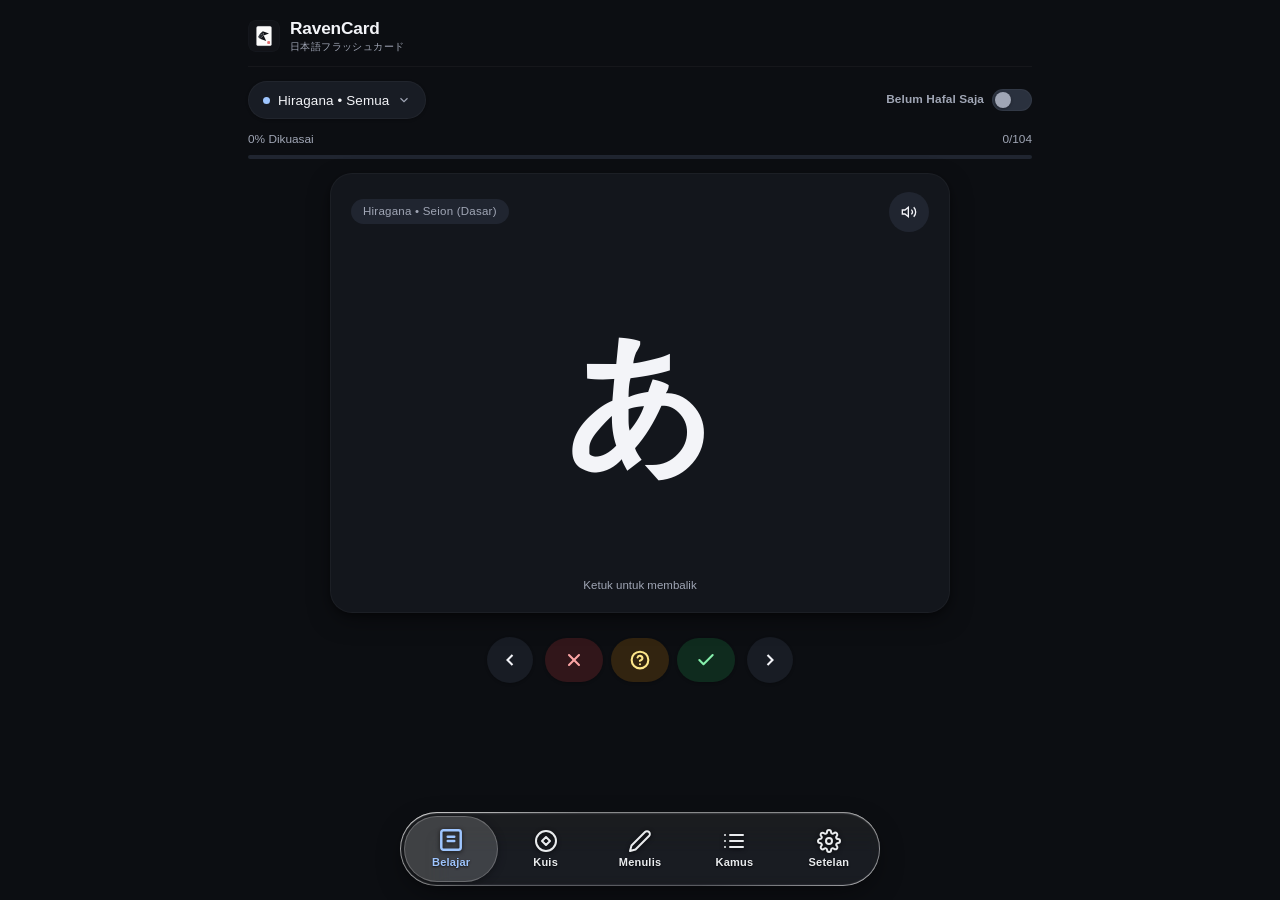
<file: index.html>
<!DOCTYPE html>
<html lang="id">
<head>
  <meta charset="UTF-8">
  <meta name="viewport" content="width=device-width, initial-scale=1.0, viewport-fit=cover">
  <meta name="description" content="Aplikasi Flashcard Belajar Bahasa Jepang: Hiragana, Katakana, Kanji, dan Kotoba N5-N3 secara interaktif dan offline.">
  <meta name="referrer" content="no-referrer">
  <meta name="theme-color" content="#111318">
  
  <meta name="mobile-web-app-capable" content="yes">
  <meta name="application-name" content="RavenCard">
  <link rel="manifest" href="./manifest.json?v=9">
  <link rel="icon" type="image/svg+xml" href="./assets/icons/logo.svg">
  <link rel="icon" type="image/png" sizes="192x192" href="./assets/icons/icon-192.png?v=9">
  
  <meta name="apple-mobile-web-app-capable" content="yes">
  <meta name="apple-mobile-web-app-status-bar-style" content="black-translucent">
  <meta name="apple-mobile-web-app-title" content="RavenCard">
  <link rel="apple-touch-icon" href="./assets/icons/icon-192.png?v=9">

  <title>RavenCard - Nihongo Flashcard N5-N3</title>
  
  <link rel="stylesheet" href="./css/style.css?v=40">
</head>
<body>
  <div class="app-container">
    <div id="protocol-warning" class="hidden" style="background: #251212; border: 1px solid #f85149; color: #f0f6fc; padding: 14px 16px; border-radius: 8px; margin-bottom: 16px; font-size: 0.85rem; line-height: 1.5;">
      <div style="font-weight: 700; color: #ff7b72; margin-bottom: 4px;">Buka Melalui Web Server Lokal</div>
      <p>Browser memblokir modul JavaScript dan Service Worker jika file dibuka langsung via protokol <code>file://</code>.</p>
      <div style="margin-top: 8px;">Jalankan web server lokal melalui terminal:</div>
      <code style="display: block; background: #0d1117; padding: 8px 12px; border-radius: 4px; border: 1px solid #30363d; margin: 8px 0; font-family: monospace; color: #58a6ff;">python3 -m http.server 8080</code>
      <div>Lalu buka di browser: <a href="http://localhost:8080" style="color: #58a6ff; font-weight: 600; text-decoration: underline;">http://localhost:8080</a></div>
    </div>
    <script>
      if (window.location.protocol === 'file:') {
        var warnEl = document.getElementById('protocol-warning');
        if (warnEl) warnEl.classList.remove('hidden');
      }
    </script>

    <header class="top-bar">
      <div class="brand-section">
        <img src="./assets/icons/logo.svg" alt="RavenCard Logo" class="brand-icon">
        <div class="brand-title-wrap">
          <h1 class="brand-title">RavenCard</h1>
          <span class="brand-subtitle">日本語フラッシュカード</span>
        </div>
      </div>
      
      <div class="top-actions">
        <button id="install-app-btn" class="btn-install-header hidden" aria-label="Instal ke Android">
          <svg width="15" height="15" viewBox="0 0 24 24" fill="none" stroke="currentColor" stroke-width="2.5">
            <path d="M21 15v4a2 2 0 0 1-2 2H5a2 2 0 0 1-2-2v-4"></path>
            <polyline points="7 10 12 15 17 10"></polyline>
            <line x1="12" y1="15" x2="12" y2="3"></line>
          </svg>
          <span>Instal</span>
        </button>
      </div>
    </header>

    <div class="deck-selector-bar" id="deck-selector-bar">
      <button id="deck-selector-btn" class="deck-selector-chip" aria-label="Ganti Kategori dan Level Materi" aria-haspopup="dialog">
        <span class="deck-chip-dot" aria-hidden="true"></span>
        <span id="deck-active-label" class="deck-active-label">Hiragana • Semua</span>
        <svg class="deck-chip-chevron" width="14" height="14" viewBox="0 0 24 24" fill="none" stroke="currentColor" stroke-width="2">
          <polyline points="6 9 12 15 18 9"></polyline>
        </svg>
      </button>
      <div class="toggle-unmastered-wrap" id="toggle-unmastered-wrap" title="Saring belum hafal">
        <span class="toggle-unmastered-label">Belum Hafal Saja</span>
        <button type="button" role="switch" class="switch-toggle" id="unmastered-only-toggle" aria-checked="false" aria-label="Belum Hafal Saja">
          <span class="switch-track"><span class="switch-thumb"></span></span>
        </button>
      </div>
      <button class="quiz-header-settings-btn hidden" id="quiz-settings-btn" type="button" aria-label="Pengaturan Kuis" title="Pengaturan Kuis">
        <svg width="20" height="20" viewBox="0 0 24 24" fill="none" stroke="currentColor" stroke-width="2" stroke-linecap="round" stroke-linejoin="round">
          <path d="M12.22 2h-.44a2 2 0 0 0-2 2v.18a2 2 0 0 1-1 1.73l-.43.25a2 2 0 0 1-2 0l-.15-.08a2 2 0 0 0-2.73.73l-.22.38a2 2 0 0 0 .73 2.73l.15.1a2 2 0 0 1 1 1.72v.51a2 2 0 0 1-1 1.74l-.15.09a2 2 0 0 0-.73 2.73l.22.38a2 2 0 0 0 2.73.73l.15-.08a2 2 0 0 1 2 0l.43.25a2 2 0 0 1 1 1.73V20a2 2 0 0 0 2 2h.44a2 2 0 0 0 2-2v-.18a2 2 0 0 1 1-1.73l.43-.25a2 2 0 0 1 2 0l.15.08a2 2 0 0 0 2.73-.73l.22-.39a2 2 0 0 0-.73-2.73l-.15-.08a2 2 0 0 1-1-1.74v-.5a2 2 0 0 1 1-1.74l.15-.09a2 2 0 0 0 .73-2.73l-.22-.38a2 2 0 0 0-2.73-.73l-.15.08a2 2 0 0 1-2 0l-.43-.25a2 2 0 0 1-1-1.73V4a2 2 0 0 0-2-2z"></path>
          <circle cx="12" cy="12" r="3"></circle>
        </svg>
      </button>
    </div>

    <main id="main-content" class="app-main" role="main">
      <section class="page-view active" id="page-cards">
        <h2 class="sr-only">Belajar Flashcard</h2>
        <div class="progress-bar-wrap">
        <div class="progress-header">
          <span id="mastery-percent-text">0% Dikuasai</span>
          <span id="mastery-detail-text">0/46</span>
        </div>
        <div class="progress-bar-bg">
          <div class="progress-bar-fill" id="progress-bar-fill"></div>
        </div>
      </div>

      <div class="flashcard-stage">
        <div class="flashcard-wrapper" id="flashcard-card" role="button" tabindex="0" aria-label="Flashcard. Ketuk untuk membalik.">
          
          <div class="card-face card-front">
            <div class="card-face-header">
              <span class="card-badge" id="card-badge-front">Hiragana</span>
              <button class="card-audio-btn" id="card-audio-btn" title="Dengarkan Suara" aria-label="Dengarkan Suara">
                <svg width="16" height="16" viewBox="0 0 24 24" fill="none" stroke="currentColor" stroke-width="2">
                  <polygon points="11 5 6 9 2 9 2 15 6 15 11 19 11 5"></polygon>
                  <path d="M19.07 4.93a10 10 0 0 1 0 14.14M15.54 8.46a5 5 0 0 1 0 7.07"></path>
                </svg>
              </button>
            </div>

            <div class="card-face-body">
              <div class="japanese-character" id="card-char-front">あ</div>
              <div class="frequent-kanji-reading" id="card-hint-front" style="display: none;"></div>
            </div>

            <div class="card-face-footer">
              <span>Ketuk untuk membalik</span>
            </div>
          </div>

          <div class="card-face card-back">
            <div class="card-face-header">
              <span class="card-badge" id="card-badge-back">Arti</span>
              <button class="card-audio-btn" id="card-audio-back-btn" title="Dengarkan Suara" aria-label="Dengarkan Suara">
                <svg width="16" height="16" viewBox="0 0 24 24" fill="none" stroke="currentColor" stroke-width="2">
                  <polygon points="11 5 6 9 2 9 2 15 6 15 11 19 11 5"></polygon>
                  <path d="M19.07 4.93a10 10 0 0 1 0 14.14M15.54 8.46a5 5 0 0 1 0 7.07"></path>
                </svg>
              </button>
            </div>

            <div class="card-face-body">
              <div class="back-reading-section">
                <div class="back-character-small" id="card-char-back">あ</div>
                <div class="back-romaji" id="card-romaji-back">a</div>
              </div>

              <div class="back-meaning-section">
                <div class="meaning-id" id="card-meaning-id">Huruf Vokal A</div>
                <div class="meaning-en" id="card-meaning-en">Vowel sound 'a'</div>
                <div class="card-transitivity-box" id="card-transitivity-box" style="display: none;"></div>
              </div>

              <div class="yomi-grid" id="kanji-yomi-box" style="display: none;">
                <div class="yomi-box">
                  <div class="yomi-label">Onyomi</div>
                  <div class="yomi-text" id="kanji-onyomi">-</div>
                  <div class="yomi-romaji" id="kanji-onyomi-romaji">-</div>
                </div>
                <div class="yomi-box">
                  <div class="yomi-label">Kunyomi</div>
                  <div class="yomi-text" id="kanji-kunyomi">-</div>
                  <div class="yomi-romaji" id="kanji-kunyomi-romaji">-</div>
                </div>
              </div>

              <div class="example-section" id="card-example-box" style="display: none;">
                <div class="example-header">
                  <span class="example-ja" id="example-ja">おはようございます</span>
                  <span class="example-reading" id="example-reading"></span>
                </div>
                <div class="example-meaning" id="example-meaning">Selamat pagi</div>
              </div>
            </div>

            <div class="card-face-footer">
              <span>Ketuk untuk kembali</span>
            </div>
          </div>

        </div>
      </div>

      <div class="card-actions-bar">
        <button class="btn-nav-arrow" id="prev-card-btn" aria-label="Kartu Sebelumnya" title="Sebelumnya">
          <svg width="20" height="20" viewBox="0 0 24 24" fill="none" stroke="currentColor" stroke-width="2.5">
            <polyline points="15 18 9 12 15 6"></polyline>
          </svg>
        </button>

        <div class="mastery-rating-group" aria-label="Tandai Status">
          <button class="btn-rate btn-rate-again" id="rate-again-btn" aria-label="Ulangi segera" title="Ulangi segera">
            <svg width="20" height="20" viewBox="0 0 24 24" fill="none" stroke="currentColor" stroke-width="2.5" stroke-linecap="round" stroke-linejoin="round" aria-hidden="true">
              <line x1="18" y1="6" x2="6" y2="18"></line>
              <line x1="6" y1="6" x2="18" y2="18"></line>
            </svg>
          </button>
          <button class="btn-rate btn-rate-hard" id="rate-hard-btn" aria-label="Masih ragu" title="Masih ragu">
            <svg width="20" height="20" viewBox="0 0 24 24" fill="none" stroke="currentColor" stroke-width="2.5" stroke-linecap="round" stroke-linejoin="round" aria-hidden="true">
              <circle cx="12" cy="12" r="10"></circle>
              <path d="M9.09 9a3 3 0 0 1 5.83 1c0 2-3 3-3 3"></path>
              <line x1="12" y1="17" x2="12.01" y2="17"></line>
            </svg>
          </button>
          <button class="btn-rate btn-rate-easy" id="rate-easy-btn" aria-label="Sudah hafal" title="Sudah hafal">
            <svg width="20" height="20" viewBox="0 0 24 24" fill="none" stroke="currentColor" stroke-width="2.5" stroke-linecap="round" stroke-linejoin="round" aria-hidden="true">
              <polyline points="20 6 9 17 4 12"></polyline>
            </svg>
          </button>
        </div>

        <button class="btn-nav-arrow" id="next-card-btn" aria-label="Kartu Selanjutnya" title="Berikutnya">
          <svg width="20" height="20" viewBox="0 0 24 24" fill="none" stroke="currentColor" stroke-width="2.5">
            <polyline points="9 18 15 12 9 6"></polyline>
          </svg>
        </button>
      </div>

    </section>

    <section class="page-view" id="page-quiz">
      <h2 class="sr-only">Kuis Karakter</h2>
      <div class="quiz-card">
        <div class="quiz-header">
          <span class="quiz-mode-badge" id="quiz-mode-badge">
            <svg width="13" height="13" viewBox="0 0 24 24" fill="none" stroke="currentColor" stroke-width="2">
              <path d="M4 7V4h16v3M9 20h6M12 4v16"></path>
            </svg>
            <span id="quiz-mode-badge-text">Mode Teks</span>
          </span>
          <span class="quiz-counter" id="quiz-question-counter">Soal 1 / 10</span>
        </div>

        <div class="quiz-target-wrap">
          <div class="quiz-character" id="quiz-target-char">あ</div>
          <div class="quiz-audio-visualizer hidden" id="quiz-audio-visualizer" role="button" tabindex="0" aria-label="Putar ulang suara">
            <div class="audio-wave-wrap">
              <span class="audio-bar bar-1"></span>
              <span class="audio-bar bar-2"></span>
              <span class="audio-bar bar-3"></span>
              <span class="audio-bar bar-4"></span>
              <span class="audio-bar bar-5"></span>
            </div>
            <span class="quiz-listening-hint">
              <svg width="14" height="14" viewBox="0 0 24 24" fill="none" stroke="currentColor" stroke-width="2">
                <polygon points="11 5 6 9 2 9 2 15 6 15 11 19 11 5"></polygon>
                <path d="M15.54 8.46a5 5 0 0 1 0 7.07"></path>
              </svg>
              Ketuk untuk dengarkan suara
            </span>
          </div>
        </div>

        <div class="quiz-prompt" id="quiz-prompt">Pilih arti atau cara baca yang benar:</div>
        <div class="quiz-options-grid" id="quiz-options-container"></div>
      </div>

      <div class="quiz-result-card hidden" id="quiz-result-card">
        <div class="quiz-result-badge" id="quiz-result-icon">Hasil Kuis</div>
        <h3 class="quiz-result-title" id="quiz-result-title">Kuis Selesai</h3>
        <p class="quiz-result-score" id="quiz-result-score">Skor: 0 / 10 (0%)</p>
        <p class="quiz-result-desc" id="quiz-result-desc">Latihan selesai.</p>
        <div class="quiz-result-actions">
          <button class="btn-control btn-flip-main" id="quiz-retry-btn">Ulangi Kuis</button>
        </div>
      </div>
    </section>

    <section class="page-view" id="page-list">
      <h2 class="sr-only">Daftar Kamus Karakter</h2>
      <div class="dict-search-wrap">
        <span class="search-icon" aria-hidden="true">
          <svg width="18" height="18" viewBox="0 0 24 24" fill="none" stroke="currentColor" stroke-width="2">
            <circle cx="11" cy="11" r="8"></circle>
            <line x1="21" y1="21" x2="16.65" y2="16.65"></line>
          </svg>
        </span>
        <input type="text" id="dict-search-input" class="dict-search-input" placeholder="Cari karakter, romaji, atau arti..." aria-label="Cari entri">
      </div>
      <div class="dict-list-container" id="dict-list-container">
      </div>
    </section>

    <section class="page-view" id="page-writing">
      <div class="writing-setup-card" id="writing-setup-card">
        <div class="writing-setup-header">
          <h2 class="writing-setup-title">Latihan Menulis</h2>
          <p class="writing-setup-desc">Latihan menulis goresan huruf Jepang dengan panduan bertahap.</p>
        </div>

        <div class="writing-config-group">
          <label class="writing-config-label">Kategori Materi</label>
          <div class="writing-category-grid" id="writing-category-selector">
            <button class="writing-cat-btn active" data-cat="hiragana">
              <span class="cat-kanji">あ</span>
              <span class="cat-text">Hiragana</span>
            </button>
            <button class="writing-cat-btn" data-cat="katakana">
              <span class="cat-kanji">ア</span>
              <span class="cat-text">Katakana</span>
            </button>
            <button class="writing-cat-btn" data-cat="kanji">
              <span class="cat-kanji">漢</span>
              <span class="cat-text">Kanji</span>
            </button>
          </div>
        </div>

        <div class="writing-config-group" id="writing-level-group" style="display: none;">
          <label class="writing-config-label">Level Kanji</label>
          <div class="writing-chips-row" id="writing-level-selector">
            <button class="writing-chip-btn active" data-lvl="n5">N5</button>
            <button class="writing-chip-btn" data-lvl="n4">N4</button>
            <button class="writing-chip-btn" data-lvl="n3">N3</button>
          </div>
        </div>

        <div class="writing-config-group">
          <div class="writing-label-row">
            <label class="writing-config-label">Jumlah Pengulangan per Huruf</label>
            <span class="writing-rep-badge" id="writing-rep-display">20x</span>
          </div>
          <div class="writing-slider-container">
            <div class="lg-slider" id="writing-rep-slider" role="slider" tabindex="0" aria-label="Jumlah Pengulangan" aria-valuemin="10" aria-valuemax="30" data-min="10" data-max="30" data-step="1" data-value="20" data-unit="x">
              <span class="lg-fill"></span>
              <span class="lg lg-thumb"></span>
            </div>
            <div class="writing-slider-scale">
              <span>10x (Min)</span>
              <span>20x (Ideal)</span>
              <span>30x (Master)</span>
            </div>
          </div>
          <span class="writing-config-hint">Panduan goresan memudar perlahan seiring pengulangan agar terbiasa menulis mandiri.</span>
        </div>

        <div class="writing-config-group">
          <label class="writing-config-label">Mulai Dari Huruf</label>
          <button type="button" class="writing-char-picker-trigger" id="writing-char-picker-btn" aria-haspopup="dialog" aria-label="Pilih Karakter Pertama">
            <div class="writing-char-trigger-content">
              <span class="writing-char-trigger-badge" id="writing-selected-char-badge">あ</span>
              <span class="writing-char-trigger-label" id="writing-selected-char-label">1. あ (a)</span>
            </div>
            <svg class="writing-char-trigger-chevron" width="16" height="16" viewBox="0 0 24 24" fill="none" stroke="currentColor" stroke-width="2">
              <polyline points="6 9 12 15 18 9"></polyline>
            </svg>
          </button>
        </div>

        <button class="btn-control btn-flip-main writing-start-btn" id="writing-start-btn">
          Mulai Latihan Menulis
        </button>
      </div>

      <div class="writing-stage-card hidden" id="writing-stage-card">
        <div class="writing-stage-header">
          <button class="btn-icon" id="writing-exit-btn" title="Ganti Pengaturan" aria-label="Kembali ke Pengaturan">
            <svg width="18" height="18" viewBox="0 0 24 24" fill="none" stroke="currentColor" stroke-width="2">
              <polyline points="15 18 9 12 15 6"></polyline>
            </svg>
          </button>

          <div class="writing-progress-info">
            <div class="writing-char-info">
              <span class="writing-char-badge" id="writing-char-badge">Hiragana</span>
              <span class="writing-char-romaji" id="writing-char-romaji">a</span>
            </div>
            <div class="writing-rep-counter" id="writing-rep-counter">Repetisi 1 / 20</div>
          </div>

          <button class="card-audio-btn" id="writing-audio-btn" title="Dengarkan Suara" aria-label="Dengarkan Suara">
            <svg width="16" height="16" viewBox="0 0 24 24" fill="none" stroke="currentColor" stroke-width="2">
              <polygon points="11 5 6 9 2 9 2 15 6 15 11 19 11 5"></polygon>
              <path d="M19.07 4.93a10 10 0 0 1 0 14.14M15.54 8.46a5 5 0 0 1 0 7.07"></path>
            </svg>
          </button>
        </div>

        <div class="writing-status-strip">
          <div class="writing-rep-bar-wrap">
            <div class="writing-rep-bar-fill" id="writing-rep-bar-fill" style="width: 5%;"></div>
          </div>
        </div>

        <div class="canvas-stage-wrapper">
          <div class="canvas-grid-box" id="canvas-grid-box">
            <div class="canvas-ghost-glyph" id="canvas-ghost-glyph">あ</div>
            <div class="canvas-stroke-markers" id="canvas-stroke-markers"></div>
            <div class="canvas-grid-cross vertical"></div>
            <div class="canvas-grid-cross horizontal"></div>
            <canvas id="writing-canvas" width="300" height="300"></canvas>
          </div>
        </div>

        <div class="canvas-controls-row">
          <button class="btn-canvas-tool btn-tool-icon" id="canvas-clear-btn" title="Hapus coretan" aria-label="Hapus coretan">
            <svg width="18" height="18" viewBox="0 0 24 24" fill="none" stroke="currentColor" stroke-width="2">
              <path d="M3 6h18"></path>
              <path d="M19 6v14a2 2 0 0 1-2 2H7a2 2 0 0 1-2-2V6m3 0V4a2 2 0 0 1 2-2h4a2 2 0 0 1 2 2v2"></path>
            </svg>
          </button>

          <button class="btn-canvas-tool btn-tool-icon" id="canvas-undo-btn" title="Batalkan goresan terakhir" aria-label="Undo">
            <svg width="18" height="18" viewBox="0 0 24 24" fill="none" stroke="currentColor" stroke-width="2">
              <path d="M3 7v6h6"></path>
              <path d="M21 17a9 9 0 0 0-9-9 9 9 0 0 0-6 2.3L3 13"></path>
            </svg>
          </button>

          <button class="btn-canvas-tool btn-tool-icon btn-peek-guide" id="canvas-peek-btn" title="Intip panduan sebentar" aria-label="Intip Panduan">
            <svg width="18" height="18" viewBox="0 0 24 24" fill="none" stroke="currentColor" stroke-width="2">
              <path d="M1 12s4-8 11-8 11 8 11 8-4 8-11 8-11-8-11-8z"></path>
              <circle cx="12" cy="12" r="3"></circle>
            </svg>
          </button>

          <button class="btn-canvas-primary" id="canvas-next-rep-btn">
            <span>Lanjut</span>
            <svg width="16" height="16" viewBox="0 0 24 24" fill="none" stroke="currentColor" stroke-width="2.5">
              <polyline points="9 18 15 12 9 6"></polyline>
            </svg>
          </button>
        </div>

        <div class="writing-deck-nav">
          <button class="btn-quiet-action" id="writing-prev-char-btn" title="Huruf Sebelumnya">
            <svg width="15" height="15" viewBox="0 0 24 24" fill="none" stroke="currentColor" stroke-width="2">
              <polyline points="15 18 9 12 15 6"></polyline>
            </svg>
            <span>Huruf Lalu</span>
          </button>

          <span class="writing-deck-pos" id="writing-deck-pos">1 / 46</span>

          <button class="btn-quiet-action" id="writing-next-char-btn" title="Huruf Berikutnya">
            <span>Huruf Lanjut</span>
            <svg width="15" height="15" viewBox="0 0 24 24" fill="none" stroke="currentColor" stroke-width="2">
              <polyline points="9 18 15 12 9 6"></polyline>
            </svg>
          </button>
        </div>
      </div>
    </section>

    <section class="page-view" id="page-settings">
      <div class="settings-page-wrapper">
        <div class="settings-header">
          <h2 class="settings-title">Pengaturan</h2>
          <p class="settings-subtitle">Atur tema tampilan, warna aksen, dan cadangan data</p>
        </div>

        <!-- Mode Tampilan -->
        <div class="settings-card">
          <div class="settings-card-header">
            <div class="settings-card-icon theme-icon">
              <svg width="20" height="20" viewBox="0 0 24 24" fill="none" stroke="currentColor" stroke-width="2">
                <circle cx="12" cy="12" r="5"></circle>
                <line x1="12" y1="1" x2="12" y2="3"></line>
                <line x1="12" y1="21" x2="12" y2="23"></line>
                <line x1="4.22" y1="4.22" x2="5.64" y2="5.64"></line>
                <line x1="18.36" y1="18.36" x2="19.78" y2="19.78"></line>
                <line x1="1" y1="12" x2="3" y2="12"></line>
                <line x1="21" y1="12" x2="23" y2="12"></line>
                <line x1="4.22" y1="19.78" x2="5.64" y2="18.36"></line>
                <line x1="18.36" y1="5.64" x2="19.78" y2="4.22"></line>
              </svg>
            </div>
            <div>
              <h3 class="settings-card-title">Mode Tampilan</h3>
              <p class="settings-card-desc">Pilih antara tema gelap atau terang</p>
            </div>
          </div>

          <div class="theme-switch-grid">
            <button class="theme-switch-btn active" id="theme-btn-dark" data-theme-val="dark" type="button">
              <div class="theme-preview dark-preview">
                <div class="preview-bar"></div>
                <div class="preview-content">
                  <div class="preview-chip"></div>
                </div>
              </div>
              <span class="theme-btn-label">Mode Gelap</span>
            </button>

            <button class="theme-switch-btn" id="theme-btn-light" data-theme-val="light" type="button">
              <div class="theme-preview light-preview">
                <div class="preview-bar"></div>
                <div class="preview-content">
                  <div class="preview-chip"></div>
                </div>
              </div>
              <span class="theme-btn-label">Mode Terang</span>
            </button>
          </div>
        </div>

        <!-- Warna Aksen Pastel -->
        <div class="settings-card">
          <div class="settings-card-header">
            <div class="settings-card-icon color-icon">
              <svg width="20" height="20" viewBox="0 0 24 24" fill="none" stroke="currentColor" stroke-width="2">
                <circle cx="13.5" cy="6.5" r=".5" fill="currentColor"></circle>
                <circle cx="17.5" cy="10.5" r=".5" fill="currentColor"></circle>
                <circle cx="8.5" cy="7.5" r=".5" fill="currentColor"></circle>
                <circle cx="6.5" cy="12.5" r=".5" fill="currentColor"></circle>
                <path d="M12 2C6.5 2 2 6.5 2 12s4.5 10 10 10c.926 0 1.648-.746 1.648-1.688 0-.437-.18-.835-.437-1.125-.29-.289-.438-.652-.438-1.125a1.64 1.64 0 0 1 1.668-1.668h1.996c3.051 0 5.555-2.503 5.555-5.554C21.965 6.012 17.461 2 12 2z"></path>
              </svg>
            </div>
            <div>
              <h3 class="settings-card-title">Warna Aksen</h3>
              <p class="settings-card-desc">Pilih tema warna kartu dan tombol</p>
            </div>
          </div>

          <div class="accent-palette-grid" id="accent-palette-grid">
            <button class="accent-palette-btn active" data-accent="blue" type="button" title="Biru Pastel">
              <span class="color-dot" style="background: #9ec5fe;"></span>
              <span class="color-name">Biru</span>
            </button>
            <button class="accent-palette-btn" data-accent="pink" type="button" title="Pink Sakura">
              <span class="color-dot" style="background: #f472b6;"></span>
              <span class="color-name">Pink</span>
            </button>
            <button class="accent-palette-btn" data-accent="green" type="button" title="Hijau Matcha">
              <span class="color-dot" style="background: #70d694;"></span>
              <span class="color-name">Hijau</span>
            </button>
            <button class="accent-palette-btn" data-accent="red" type="button" title="Merah Koral">
              <span class="color-dot" style="background: #ff857d;"></span>
              <span class="color-name">Merah</span>
            </button>
            <button class="accent-palette-btn" data-accent="purple" type="button" title="Lavender Ungu">
              <span class="color-dot" style="background: #bfa6f5;"></span>
              <span class="color-name">Ungu</span>
            </button>
            <button class="accent-palette-btn" data-accent="grayscale" type="button" title="Grayscale Minimalis">
              <span class="color-dot" style="background: #cbd5e1;"></span>
              <span class="color-name">Grayscale</span>
            </button>
          </div>
        </div>

        <!-- Cadangan Data -->
        <div class="settings-card">
          <div class="settings-card-header">
            <div class="settings-card-icon backup-icon">
              <svg width="20" height="20" viewBox="0 0 24 24" fill="none" stroke="currentColor" stroke-width="2">
                <path d="M19 21H5a2 2 0 0 1-2-2V5a2 2 0 0 1 2-2h11l5 5v11a2 2 0 0 1-2 2z"></path>
                <polyline points="17 21 17 13 7 13 7 21"></polyline>
                <polyline points="7 3 7 8 15 8"></polyline>
              </svg>
            </div>
            <div>
              <h3 class="settings-card-title">Cadangan Data</h3>
              <p class="settings-card-desc">Ekspor atau impor riwayat belajar antar perangkat</p>
            </div>
          </div>

          <div class="backup-status-card" id="settings-backup-status">
            <div class="backup-status-info">
              <div class="backup-status-title">Data Tersimpan</div>
              <div class="backup-status-detail" id="settings-storage-count">0 kartu tersimpan di perangkat</div>
            </div>
          </div>

          <div class="settings-action-row">
            <button id="settings-export-btn" class="backup-action-btn primary-action" type="button">
              <svg width="16" height="16" viewBox="0 0 24 24" fill="none" stroke="currentColor" stroke-width="2">
                <path d="M21 15v4a2 2 0 0 1-2 2H5a2 2 0 0 1-2-2v-4"></path>
                <polyline points="7 10 12 15 17 10"></polyline>
                <line x1="12" y1="15" x2="12" y2="3"></line>
              </svg>
              <span>Ekspor Data JSON</span>
            </button>

            <input type="file" id="settings-import-file-input" accept=".json,application/json" class="hidden">
            <button id="settings-import-btn" class="backup-action-btn secondary-action" type="button">
              <svg width="16" height="16" viewBox="0 0 24 24" fill="none" stroke="currentColor" stroke-width="2">
                <path d="M21 15v4a2 2 0 0 1-2 2H5a2 2 0 0 1-2-2v-4"></path>
                <polyline points="17 8 12 3 7 8"></polyline>
                <line x1="12" y1="3" x2="12" y2="15"></line>
              </svg>
              <span>Impor Berkas JSON</span>
            </button>
          </div>

          <div class="settings-danger-box">
            <div class="danger-box-info">
              <div class="danger-box-title">Hapus Semua Data</div>
              <div class="danger-box-desc">Hapus seluruh riwayat belajar di perangkat ini</div>
            </div>
            <button id="settings-reset-btn" class="backup-action-btn danger-action" type="button">
              Hapus Data
            </button>
          </div>
        </div>
      </div>
    </section>
    </main>

  </div>

  <div class="lg-dock" id="floating-botnav">
    <nav class="lg lg-tabbar" data-lg-ratio="0.45" data-lg-blur="6" data-lg-saturate="1.7" aria-label="Navigasi Halaman Utama">
      <span class="lg-pill" aria-hidden="true"></span>
      <button class="lg-tab botnav-item" type="button" data-page="cards" aria-current="page" aria-label="Belajar Flashcard">
        <svg viewBox="0 0 24 24" aria-hidden="true">
          <rect x="3" y="3" width="18" height="18" rx="2" ry="2"></rect>
          <line x1="9" y1="9" x2="15" y2="9"></line>
          <line x1="9" y1="13" x2="15" y2="13"></line>
        </svg>
        <span class="botnav-label">Belajar</span>
      </button>

      <button class="lg-tab botnav-item" type="button" data-page="quiz" aria-label="Kuis Uji Ingatan">
        <svg viewBox="0 0 24 24" aria-hidden="true">
          <circle cx="12" cy="12" r="10"></circle>
          <polygon points="12 8 8 12 12 16 16 12 12 8"></polygon>
        </svg>
        <span class="botnav-label">Kuis</span>
      </button>

      <button class="lg-tab botnav-item" type="button" data-page="writing" aria-label="Latihan Menulis Huruf">
        <svg viewBox="0 0 24 24" aria-hidden="true">
          <path d="M17 3a2.828 2.828 0 1 1 4 4L7.5 20.5 2 22l1.5-5.5L17 3z"></path>
        </svg>
        <span class="botnav-label">Menulis</span>
      </button>

      <button class="lg-tab botnav-item" type="button" data-page="list" aria-label="Daftar dan Kamus Referensi">
        <svg viewBox="0 0 24 24" aria-hidden="true">
          <line x1="8" y1="6" x2="21" y2="6"></line>
          <line x1="8" y1="12" x2="21" y2="12"></line>
          <line x1="8" y1="18" x2="21" y2="18"></line>
          <line x1="3" y1="6" x2="3.01" y2="6"></line>
          <line x1="3" y1="12" x2="3.01" y2="12"></line>
          <line x1="3" y1="18" x2="3.01" y2="18"></line>
        </svg>
        <span class="botnav-label">Kamus</span>
      </button>

      <button class="lg-tab botnav-item" type="button" data-page="settings" aria-label="Pengaturan dan Tema">
        <svg viewBox="0 0 24 24" aria-hidden="true">
          <circle cx="12" cy="12" r="3"></circle>
          <path d="M19.4 15a1.65 1.65 0 0 0 .33 1.82l.06.06a2 2 0 0 1 0 2.83 2 2 0 0 1-2.83 0l-.06-.06a1.65 1.65 0 0 0-1.82-.33 1.65 1.65 0 0 0-1 1.51V21a2 2 0 0 1-2 2 2 2 0 0 1-2-2v-.09A1.65 1.65 0 0 0 9 19.4a1.65 1.65 0 0 0-1.82.33l-.06.06a2 2 0 0 1-2.83 0 2 2 0 0 1 0-2.83l.06-.06a1.65 1.65 0 0 0 .33-1.82 1.65 1.65 0 0 0-1.51-1H3a2 2 0 0 1-2-2 2 2 0 0 1 2-2h.09A1.65 1.65 0 0 0 4.6 9a1.65 1.65 0 0 0-.33-1.82l-.06-.06a2 2 0 0 1 0-2.83 2 2 0 0 1 2.83 0l.06.06a1.65 1.65 0 0 0 1.82.33H9a1.65 1.65 0 0 0 1-1.51V3a2 2 0 0 1 2-2 2 2 0 0 1 2 2v.09a1.65 1.65 0 0 0 1 1.51 1.65 1.65 0 0 0 1.82-.33l.06-.06a2 2 0 0 1 2.83 0 2 2 0 0 1 0 2.83l-.06.06a1.65 1.65 0 0 0-.33 1.82V9a1.65 1.65 0 0 0 1.51 1H21a2 2 0 0 1 2 2 2 2 0 0 1-2 2h-.09a1.65 1.65 0 0 0-1.51 1z"></path>
        </svg>
        <span class="botnav-label">Setelan</span>
      </button>
    </nav>
    <span class="lg lg-lens" aria-hidden="true"></span>
  </div>

  <aside class="pwa-banner" id="pwa-install-banner" aria-label="Pasang Aplikasi">
    <div class="pwa-banner-content">
      <img src="./assets/icons/logo.svg" alt="RavenCard Icon" class="pwa-banner-icon">
      <div class="pwa-banner-text">
        <h2 class="pwa-banner-title">Pasang di Layar Utama</h2>
        <p>Buka langsung dari beranda ponsel dan gunakan tanpa koneksi internet.</p>
      </div>
    </div>
    <div class="pwa-banner-actions">
      <button class="btn-banner-install" id="banner-install-btn">Instal</button>
      <button class="btn-banner-close" id="banner-dismiss-btn" aria-label="Tutup Banner">✕</button>
    </div>
  </aside>

  <!-- Liquid Glass Sheet: Pilih Materi Belajar -->
  <div class="lg-scrim" id="deck-scrim"></div>
  <section class="lg lg-sheet" id="deck-modal" role="dialog" aria-modal="true" aria-labelledby="deck-modal-title">
    <div class="lg-sheet-head">
      <span class="lg-grab" aria-hidden="true"></span>
      <h3 id="deck-modal-title" tabindex="-1">Pilih Materi Belajar</h3>
      <button class="lg-done" type="button" id="close-deck-modal-btn" data-close="">Selesai</button>
    </div>

    <div class="lg-sheet-body deck-sheet-box">
      <div class="deck-picker-section">
        <div class="deck-picker-label">Kategori Aksara & Kosakata</div>
        <div class="deck-category-grid" id="sheet-category-grid">
          <button class="sheet-category-btn active" data-category="hiragana">
            <span class="sheet-category-icon">あ</span>
            <div class="sheet-category-info">
              <span class="sheet-category-name">Hiragana</span>
              <span class="sheet-category-desc">Aksara fonetik dasar</span>
            </div>
          </button>
          <button class="sheet-category-btn" data-category="katakana">
            <span class="sheet-category-icon">ア</span>
            <div class="sheet-category-info">
              <span class="sheet-category-name">Katakana</span>
              <span class="sheet-category-desc">Kata serapan asing</span>
            </div>
          </button>
          <button class="sheet-category-btn" data-category="kanji">
            <span class="sheet-category-icon">漢</span>
            <div class="sheet-category-info">
              <span class="sheet-category-name">Kanji</span>
              <span class="sheet-category-desc">Ideogram N5-N3</span>
            </div>
          </button>
          <button class="sheet-category-btn" data-category="kotoba">
            <span class="sheet-category-icon">語</span>
            <div class="sheet-category-info">
              <span class="sheet-category-name">Kotoba</span>
              <span class="sheet-category-desc">Kosakata esensial</span>
            </div>
          </button>
          <button class="sheet-category-btn" data-category="jft">
            <span class="sheet-category-icon">生</span>
            <div class="sheet-category-info">
              <span class="sheet-category-name">JFT-Basic</span>
              <span class="sheet-category-desc">Rambu & Kehidupan A2</span>
            </div>
          </button>
        </div>
      </div>

      <div class="deck-picker-section">
        <div class="deck-picker-label">Tingkat / Golongan</div>
        <div class="sheet-level-chips" id="sheet-level-chips"></div>
      </div>
    </div>
  </section>

  <!-- Liquid Glass Sheet: Pasang RavenCard -->
  <div class="lg-scrim" id="install-scrim"></div>
  <section class="lg lg-sheet" id="install-modal" role="dialog" aria-modal="true" aria-labelledby="modal-title">
    <div class="lg-sheet-head">
      <span class="lg-grab" aria-hidden="true"></span>
      <h3 id="modal-title" tabindex="-1">Pasang RavenCard</h3>
      <button class="lg-done" type="button" id="close-install-modal-btn" data-close="">Selesai</button>
    </div>

    <div class="lg-sheet-body">
      <div class="install-os-tabs" id="install-os-tabs" role="tablist">
        <button class="install-os-tab active" data-tab="android" id="tab-btn-android" role="tab" aria-selected="true">
          <svg width="15" height="15" viewBox="0 0 24 24" fill="none" stroke="currentColor" stroke-width="2">
            <rect x="5" y="2" width="14" height="20" rx="2" ry="2"></rect>
            <line x1="12" y1="18" x2="12.01" y2="18"></line>
          </svg>
          <span>Android / Huawei</span>
        </button>
        <button class="install-os-tab" data-tab="ios" id="tab-btn-ios" role="tab" aria-selected="false">
          <svg width="15" height="15" viewBox="0 0 24 24" fill="none" stroke="currentColor" stroke-width="2">
            <path d="M12 2a10 10 0 1 0 10 10A10 10 0 0 0 12 2zm1 14.5a1.5 1.5 0 1 1-3 0 1.5 1.5 0 0 1 3 0zm-.5-4.5h-1V7h1z"></path>
          </svg>
          <span>Apple iOS / iPadOS</span>
        </button>
      </div>

      <div class="install-steps-list" id="install-steps-android">
        <div class="install-step-item">
          <div class="step-num">1</div>
          <div class="step-text">
            <h4>Buka di Chrome atau Huawei Browser</h4>
            <p>Akses RavenCard di ponsel Android atau tablet Huawei MatePad.</p>
          </div>
        </div>

        <div class="install-step-item">
          <div class="step-num">2</div>
          <div class="step-text">
            <h4>Buka Menu Browser (⋮ atau ⠇)</h4>
            <p>Ketuk menu titik tiga di Chrome atau bilah menu di Huawei Browser.</p>
          </div>
        </div>

        <div class="install-step-item">
          <div class="step-num">3</div>
          <div class="step-text">
            <h4>Pilih Pasang / Tambahkan</h4>
            <p>Pilih <strong>Instal aplikasi</strong> atau <strong>Tambahkan ke layar beranda</strong>.</p>
          </div>
        </div>

        <div class="install-step-item">
          <div class="step-num">4</div>
          <div class="step-text">
            <h4>Siap Digunakan Offline</h4>
            <p>RavenCard terpasang di layar utama dan siap digunakan tanpa koneksi internet.</p>
          </div>
        </div>
      </div>

      <div class="install-steps-list hidden" id="install-steps-ios">
        <div class="install-step-item">
          <div class="step-num">1</div>
          <div class="step-text">
            <h4>Buka di Safari</h4>
            <p>Buka RavenCard di Safari pada iPhone atau iPad.</p>
          </div>
        </div>

        <div class="install-step-item">
          <div class="step-num">2</div>
          <div class="step-text">
            <h4>Ketuk Tombol Bagikan (Share)</h4>
            <p>Ketuk ikon Bagikan <span class="step-badge">[↑]</span> di bilah bawah iPhone atau bilah atas iPad.</p>
          </div>
        </div>

        <div class="install-step-item">
          <div class="step-num">3</div>
          <div class="step-text">
            <h4>Pilih "Add to Home Screen"</h4>
            <p>Gulir daftar menu ke bawah lalu pilih opsi <strong>Tambahkan ke Layar Utama</strong>.</p>
          </div>
        </div>

        <div class="install-step-item">
          <div class="step-num">4</div>
          <div class="step-text">
            <h4>Ketuk "Tambah"</h4>
            <p>RavenCard akan terpasang di layar utama iPad/iPhone dan berjalan layar penuh.</p>
          </div>
        </div>
      </div>

      <button class="btn-control btn-flip-main" style="width: 100%; margin-top: 14px;" data-close="">
        Mengerti
      </button>
    </div>
  </section>

  <!-- Liquid Glass Sheet: Pengaturan Kuis -->
  <div class="lg-scrim" id="quiz-settings-scrim"></div>
  <section class="lg lg-sheet" id="quiz-settings-sheet" role="dialog" aria-modal="true" aria-labelledby="quiz-settings-title">
    <div class="lg-sheet-head">
      <span class="lg-grab" aria-hidden="true"></span>
      <h3 id="quiz-settings-title" tabindex="-1">Pengaturan Kuis</h3>
      <button class="lg-done" type="button" id="close-quiz-settings-btn" data-close="">Selesai</button>
    </div>

    <div class="lg-sheet-body quiz-settings-sheet-box">
      <div class="quiz-settings-section">
        <label class="quiz-settings-label">Mode Soal</label>
        <div class="quiz-sheet-mode-grid">
          <button type="button" class="quiz-sheet-mode-card active" id="quiz-sheet-mode-text" data-mode="text">
            <div class="quiz-sheet-mode-icon">
              <svg width="20" height="20" viewBox="0 0 24 24" fill="none" stroke="currentColor" stroke-width="2">
                <path d="M4 7V4h16v3M9 20h6M12 4v16"></path>
              </svg>
            </div>
            <div class="quiz-sheet-mode-text">
              <span class="quiz-sheet-mode-title">Mode Teks</span>
              <span class="quiz-sheet-mode-desc">Karakter Jepang &rarr; arti & cara baca</span>
            </div>
            <span class="quiz-sheet-check-icon">
              <svg width="18" height="18" viewBox="0 0 24 24" fill="none" stroke="currentColor" stroke-width="2.5"><polyline points="20 6 9 17 4 12"></polyline></svg>
            </span>
          </button>
          <button type="button" class="quiz-sheet-mode-card" id="quiz-sheet-mode-audio" data-mode="audio">
            <div class="quiz-sheet-mode-icon">
              <svg width="20" height="20" viewBox="0 0 24 24" fill="none" stroke="currentColor" stroke-width="2">
                <polygon points="11 5 6 9 2 9 2 15 6 15 11 19 11 5"></polygon>
                <path d="M19.07 4.93a10 10 0 0 1 0 14.14M15.54 8.46a5 5 0 0 1 0 7.07"></path>
              </svg>
            </div>
            <div class="quiz-sheet-mode-text">
              <span class="quiz-sheet-mode-title">Mode Suara (Choukai)</span>
              <span class="quiz-sheet-mode-desc">Dengarkan audio &rarr; tebak karakter</span>
            </div>
            <span class="quiz-sheet-check-icon">
              <svg width="18" height="18" viewBox="0 0 24 24" fill="none" stroke="currentColor" stroke-width="2.5"><polyline points="20 6 9 17 4 12"></polyline></svg>
            </span>
          </button>
        </div>
      </div>

      <div class="quiz-settings-section">
        <label class="quiz-settings-label">Jumlah Soal</label>
        <div class="quiz-sheet-count-chips" id="quiz-sheet-count-chips">
          <button type="button" class="quiz-sheet-count-chip" data-count="5">5</button>
          <button type="button" class="quiz-sheet-count-chip active" data-count="10">10</button>
          <button type="button" class="quiz-sheet-count-chip" data-count="20">20</button>
          <button type="button" class="quiz-sheet-count-chip" data-count="30">30</button>
          <button type="button" class="quiz-sheet-count-chip" data-count="50">50</button>
        </div>
      </div>
    </div>
  </section>

  <!-- Liquid Glass Sheet: Pemilih Huruf Menulis -->
  <div class="lg-scrim" id="writing-char-scrim"></div>
  <section class="lg lg-sheet" id="writing-char-sheet" role="dialog" aria-modal="true" aria-labelledby="writing-char-title">
    <div class="lg-sheet-head">
      <span class="lg-grab" aria-hidden="true"></span>
      <h3 id="writing-char-title" tabindex="-1">Pilih Huruf Pertama</h3>
      <button class="lg-done" type="button" id="close-writing-char-btn" data-close="">Selesai</button>
    </div>

    <div class="lg-sheet-body writing-char-sheet-box">
      <div class="writing-char-grid" id="writing-char-grid">
      </div>
    </div>
  </section>

  <div id="app-toast" class="toast-notification"></div>

  <script type="module" src="./js/app.js?v=40"></script>
</body>
</html>
</file>
<file: css/style.css>
/* RavenCard Material Design 3 Expressive theme */

:root {
  /* Tonal surfaces */
  --md-sys-color-surface: #0c0e12;
  --md-sys-color-surface-container-lowest: #07080a;
  --md-sys-color-surface-container-low: #13161c;
  --md-sys-color-surface-container: #181c24;
  --md-sys-color-surface-container-high: #202530;
  --md-sys-color-surface-container-highest: #2a313e;
  --md-sys-color-surface-tint: #9ec5fe;

  /* Content colors */
  --md-sys-color-on-surface: #f3f4f8;
  --md-sys-color-on-surface-variant: #a0a6b5;

  /* Outlines */
  --md-sys-color-outline: rgba(255, 255, 255, 0.08);
  --md-sys-color-outline-variant: rgba(255, 255, 255, 0.04);

  /* Primary accent */
  --md-sys-color-primary: #9ec5fe;
  --md-sys-color-on-primary: #05295c;
  --md-sys-color-primary-container: #163a6e;
  --md-sys-color-on-primary-container: #d9e5ff;

  /* Secondary accent */
  --md-sys-color-secondary: #c8ceda;
  --md-sys-color-on-secondary: #272d38;
  --md-sys-color-secondary-container: #394252;
  --md-sys-color-on-secondary-container: #e0e5f0;

  /* Feedback states */
  --md-sys-color-error: #fca5a5;
  --md-sys-color-error-container: rgba(239, 68, 68, 0.16);
  --md-sys-color-on-error-container: #fecaca;

  --md-sys-color-warning: #fde68a;
  --md-sys-color-warning-container: rgba(245, 158, 11, 0.16);
  --md-sys-color-on-warning-container: #fef3c7;

  --md-sys-color-success: #86efac;
  --md-sys-color-success-container: rgba(34, 197, 94, 0.16);
  --md-sys-color-on-success-container: #dcfce7;

  /* Legacy aliases */
  --bg-primary: var(--md-sys-color-surface-container-lowest);
  --bg-secondary: var(--md-sys-color-surface-container-low);
  --bg-surface: var(--md-sys-color-surface-container);
  --bg-surface-elevated: var(--md-sys-color-surface-container-high);
  --border-subtle: var(--md-sys-color-outline-variant);
  --border-focus: var(--md-sys-color-primary);
  --text-primary: var(--md-sys-color-on-surface);
  --text-secondary: var(--md-sys-color-on-surface-variant);
  --text-muted: var(--md-sys-color-outline);
  --accent-primary: var(--md-sys-color-primary);

  /* Radii */
  --radius-xs: 4px;
  --radius-sm: 8px;
  --radius-md: 12px;
  --radius-lg: 16px;
  --radius-xl: 22px;
  --radius-full: 9999px;

  /* Typography */
  --font-cjk: 'Noto Sans JP', 'Hiragino Kaku Gothic ProN', 'Meiryo', -apple-system, BlinkMacSystemFont, 'Segoe UI', Roboto, sans-serif;
  --font-display-kanji: 'Noto Sans JP', 'Hiragino Mincho ProN', 'Yu Mincho', serif;

  /* Shadows */
  --shadow-none: none;
  --shadow-subtle: 0 1px 3px rgba(0, 0, 0, 0.25);
  --shadow-card: 0 8px 24px -4px rgba(0, 0, 0, 0.50), 0 2px 6px rgba(0, 0, 0, 0.30);
  --shadow-float: 0 12px 32px -4px rgba(0, 0, 0, 0.60), 0 4px 10px rgba(0, 0, 0, 0.35);

  /* Transitions */
  --motion-fast: 0.16s cubic-bezier(0.2, 0, 0, 1);
  --motion-standard: 0.24s cubic-bezier(0.2, 0, 0, 1);
  --motion-spring: 0.38s cubic-bezier(0.34, 1.25, 0.64, 1);
  --motion-flip: 0.50s cubic-bezier(0.34, 1.3, 0.64, 1);

  /* Liquid Glass Tokens (source_code/liquid-glass.html) */
  --lg-tint: var(--md-sys-color-primary, #0a84ff);
  --lg-ink: rgba(248, 250, 252, 0.94);
  --lg-text-shadow: 0 1px 2px rgba(0, 0, 0, 0.75);
  --lg-fill: rgba(255, 255, 255, 0.06);
  --lg-fill-tinted: rgba(30, 32, 40, 0.5);
  --lg-fab-fill: rgba(10, 132, 255, 0.5);
  --lg-pill: rgba(255, 255, 255, 0.16);
  --lg-pill-shadow: inset 0 0 0 1px rgba(255, 255, 255, 0.22), 0 2px 8px rgba(0, 0, 0, 0.35);
  --lg-rim: 255, 255, 255;
  --lg-rim-op: 0.65;
  --lg-shadow: rgba(0, 0, 0, 0.45);
}

/* Light theme */
[data-theme="light"] {
  --md-sys-color-surface: #f4f5f8;
  --md-sys-color-surface-container-lowest: #ffffff;
  --md-sys-color-surface-container-low: #ffffff;
  --md-sys-color-surface-container: #eaedf2;
  --md-sys-color-surface-container-high: #dfe3ea;
  --md-sys-color-surface-container-highest: #d2d8e2;
  --md-sys-color-surface-tint: #1a56db;

  --md-sys-color-on-surface: #111827;
  --md-sys-color-on-surface-variant: #4b5565;
  --md-sys-color-outline: rgba(0, 0, 0, 0.08);
  --md-sys-color-outline-variant: rgba(0, 0, 0, 0.04);

  --md-sys-color-primary: #1a56db;
  --md-sys-color-on-primary: #ffffff;
  --md-sys-color-primary-container: #dbeafe;
  --md-sys-color-on-primary-container: #1e3a8a;

  --md-sys-color-secondary: #4b5565;
  --md-sys-color-on-secondary: #ffffff;
  --md-sys-color-secondary-container: #e2e6ee;
  --md-sys-color-on-secondary-container: #1e2430;

  --md-sys-color-error: #dc2626;
  --md-sys-color-error-container: #fee2e2;
  --md-sys-color-on-error-container: #991b1b;

  --md-sys-color-warning: #d97706;
  --md-sys-color-warning-container: #fef3c7;
  --md-sys-color-on-warning-container: #92400e;

  --md-sys-color-success: #16a34a;
  --md-sys-color-success-container: #dcfce7;
  --md-sys-color-on-success-container: #166534;

  --shadow-subtle: 0 1px 3px rgba(0, 0, 0, 0.04);
  --shadow-card: 0 4px 16px -2px rgba(0, 0, 0, 0.06), 0 2px 4px rgba(0, 0, 0, 0.03);
  --shadow-float: 0 10px 28px -4px rgba(0, 0, 0, 0.08), 0 3px 8px rgba(0, 0, 0, 0.04);

  /* Liquid Glass Tokens (Light Mode) */
  --lg-tint: var(--md-sys-color-primary, #007aff);
  --lg-ink: rgba(17, 24, 39, 0.94);
  --lg-text-shadow: 0 1px 1px rgba(255, 255, 255, 0.85);
  --lg-fill: rgba(255, 255, 255, 0.16);
  --lg-fill-tinted: rgba(244, 245, 250, 0.5);
  --lg-fab-fill: rgba(0, 122, 255, 0.58);
  --lg-pill: rgba(255, 255, 255, 0.82);
  --lg-pill-shadow: inset 0 0 0 1px rgba(0, 0, 0, 0.08), 0 2px 8px rgba(0, 0, 0, 0.08);
  --lg-rim: 255, 255, 255;
  --lg-rim-op: 1;
  --lg-shadow: rgba(24, 30, 50, 0.2);
}

/* Pastel Accent Palettes (Dark Theme Overrides) */
[data-accent="blue"] {
  --md-sys-color-primary: #9ec5fe;
  --md-sys-color-on-primary: #05295c;
  --md-sys-color-primary-container: #163a6e;
  --md-sys-color-on-primary-container: #d9e5ff;
}

[data-accent="pink"] {
  --md-sys-color-primary: #f9a8d4;
  --md-sys-color-on-primary: #500724;
  --md-sys-color-primary-container: #541530;
  --md-sys-color-on-primary-container: #fce7f3;
}

[data-accent="green"] {
  --md-sys-color-primary: #70d694;
  --md-sys-color-on-primary: #0a3818;
  --md-sys-color-primary-container: #134e26;
  --md-sys-color-on-primary-container: #c4f9d6;
}

[data-accent="red"] {
  --md-sys-color-primary: #ff857d;
  --md-sys-color-on-primary: #520f0a;
  --md-sys-color-primary-container: #681711;
  --md-sys-color-on-primary-container: #ffdad6;
}

[data-accent="purple"] {
  --md-sys-color-primary: #bfa6f5;
  --md-sys-color-on-primary: #331d5b;
  --md-sys-color-primary-container: #46287c;
  --md-sys-color-on-primary-container: #eedeff;
}

[data-accent="grayscale"] {
  --md-sys-color-primary: #cbd5e1;
  --md-sys-color-on-primary: #1e293b;
  --md-sys-color-primary-container: #334155;
  --md-sys-color-on-primary-container: #f1f5f9;
}

/* Pastel Accent Palettes (Light Theme Overrides) */
[data-theme="light"][data-accent="blue"] {
  --md-sys-color-primary: #1a56db;
  --md-sys-color-on-primary: #ffffff;
  --md-sys-color-primary-container: #dbeafe;
  --md-sys-color-on-primary-container: #1e3a8a;
}

[data-theme="light"][data-accent="pink"] {
  --md-sys-color-primary: #be185d;
  --md-sys-color-on-primary: #ffffff;
  --md-sys-color-primary-container: #fce7f3;
  --md-sys-color-on-primary-container: #701a3d;
}

[data-theme="light"][data-accent="green"] {
  --md-sys-color-primary: #18864b;
  --md-sys-color-on-primary: #ffffff;
  --md-sys-color-primary-container: #dafbe6;
  --md-sys-color-on-primary-container: #0b4122;
}

[data-theme="light"][data-accent="red"] {
  --md-sys-color-primary: #d93829;
  --md-sys-color-on-primary: #ffffff;
  --md-sys-color-primary-container: #ffe0dc;
  --md-sys-color-on-primary-container: #5c0f08;
}

[data-theme="light"][data-accent="purple"] {
  --md-sys-color-primary: #6c47b5;
  --md-sys-color-on-primary: #ffffff;
  --md-sys-color-primary-container: #eee4ff;
  --md-sys-color-on-primary-container: #2c1458;
}

[data-theme="light"][data-accent="grayscale"] {
  --md-sys-color-primary: #475569;
  --md-sys-color-on-primary: #ffffff;
  --md-sys-color-primary-container: #e2e8f0;
  --md-sys-color-on-primary-container: #0f172a;
}

/* Reset */
*, *::before, *::after {
  box-sizing: border-box;
  margin: 0;
  padding: 0;
  -webkit-tap-highlight-color: transparent;
}

html, body {
  width: 100%;
  min-height: 100%;
  font-family: var(--font-cjk);
  background-color: var(--md-sys-color-surface);
  color: var(--md-sys-color-on-surface);
  line-height: 1.5;
  overflow-x: hidden;
  user-select: none;
  -webkit-user-select: none;
}

body {
  display: flex;
  flex-direction: column;
}

/* Layout container */
.app-container {
  display: flex;
  flex-direction: column;
  width: 100%;
  max-width: 480px;
  min-height: 100dvh;
  margin: 0 auto;
  padding-top: max(10px, env(safe-area-inset-top));
  padding-bottom: max(96px, calc(env(safe-area-inset-bottom) + 84px));
  padding-left: max(16px, env(safe-area-inset-left));
  padding-right: max(16px, env(safe-area-inset-right));
}

/* Main landmark container */
.app-main {
  display: flex;
  flex-direction: column;
  width: 100%;
  flex: 1;
}

/* Visually hidden but accessible for screen readers & Lighthouse audits */
.sr-only {
  position: absolute;
  width: 1px;
  height: 1px;
  padding: 0;
  margin: -1px;
  overflow: hidden;
  clip: rect(0, 0, 0, 0);
  white-space: nowrap;
  border-width: 0;
}

/* Top app bar */
.top-bar {
  display: flex;
  align-items: center;
  justify-content: space-between;
  padding: 8px 0 12px;
  border-bottom: 1px solid var(--md-sys-color-outline-variant);
  margin-bottom: 14px;
}

.brand-section {
  display: flex;
  align-items: center;
  gap: 10px;
}

.brand-icon {
  width: 32px;
  height: 32px;
  border-radius: var(--radius-sm);
  border: none;
  flex-shrink: 0;
}

.brand-title-wrap {
  display: flex;
  flex-direction: column;
}

.brand-title {
  font-size: 1.08rem;
  font-weight: 600;
  letter-spacing: -0.01em;
  color: var(--md-sys-color-on-surface);
  line-height: 1.2;
}

.brand-subtitle {
  font-size: 0.65rem;
  font-weight: 500;
  letter-spacing: 0.04em;
  color: var(--md-sys-color-on-surface-variant);
}

.top-actions {
  display: flex;
  align-items: center;
  gap: 8px;
}

.btn-icon {
  display: inline-flex;
  align-items: center;
  justify-content: center;
  width: 38px;
  height: 38px;
  border-radius: var(--radius-full);
  background: var(--md-sys-color-surface-container);
  border: none;
  color: var(--md-sys-color-on-surface);
  cursor: pointer;
  transition: var(--motion-fast);
}

.btn-icon:hover {
  background: var(--md-sys-color-surface-container-high);
}

.btn-icon:active {
  transform: scale(0.94);
}

.btn-install-header {
  display: inline-flex;
  align-items: center;
  gap: 6px;
  height: 36px;
  padding: 0 14px;
  border-radius: var(--radius-full);
  background: var(--md-sys-color-primary-container);
  color: var(--md-sys-color-on-primary-container);
  font-size: 0.80rem;
  font-weight: 600;
  border: none;
  cursor: pointer;
  transition: var(--motion-fast);
}

.btn-install-header.hidden {
  display: none !important;
}

.btn-install-header:hover {
  background: var(--md-sys-color-primary);
  color: var(--md-sys-color-on-primary);
}

.btn-install-header:active {
  transform: scale(0.95);
}

/* Deck selector bar */
.deck-selector-bar {
  display: flex;
  align-items: center;
  justify-content: space-between;
  gap: 10px;
  margin-bottom: 12px;
}

.deck-selector-chip {
  display: inline-flex;
  align-items: center;
  gap: 8px;
  height: 38px;
  padding: 0 14px;
  border-radius: var(--radius-full);
  background: var(--md-sys-color-surface-container);
  border: 1px solid var(--md-sys-color-outline-variant);
  color: var(--md-sys-color-on-surface);
  font-size: 0.84rem;
  font-weight: 500;
  cursor: pointer;
  box-shadow: var(--shadow-subtle);
  transition: var(--motion-fast);
}

.deck-selector-chip:hover {
  background: var(--md-sys-color-surface-container-high);
}

.deck-selector-chip:active {
  transform: scale(0.97);
}

.deck-chip-dot {
  width: 7px;
  height: 7px;
  border-radius: 50%;
  background: var(--md-sys-color-primary);
  flex-shrink: 0;
}

.deck-active-label {
  letter-spacing: 0.01em;
}

.deck-chip-chevron {
  color: var(--md-sys-color-on-surface-variant);
  transition: transform var(--motion-fast);
}

.deck-count-indicator {
  font-size: 0.76rem;
  font-family: inherit;
  font-variant-numeric: tabular-nums;
  color: var(--md-sys-color-on-surface-variant);
  font-weight: 500;
  flex-shrink: 0;
  padding: 5px 12px;
  border-radius: var(--radius-full);
  background: var(--md-sys-color-surface-container);
  border: none;
}

.quiz-header-settings-btn {
  display: inline-flex;
  align-items: center;
  justify-content: center;
  width: 38px;
  height: 38px;
  border-radius: var(--radius-full);
  background: var(--md-sys-color-surface-container);
  border: 1px solid var(--md-sys-color-outline-variant);
  color: var(--md-sys-color-on-surface);
  cursor: pointer;
  box-shadow: var(--shadow-subtle);
  transition: all var(--motion-fast);
  -webkit-tap-highlight-color: transparent;
  flex-shrink: 0;
}

.quiz-header-settings-btn:hover {
  background: var(--md-sys-color-surface-container-high);
  color: var(--md-sys-color-primary);
  border-color: var(--md-sys-color-primary);
}

.quiz-header-settings-btn:active {
  transform: scale(0.94);
}

.quiz-header-settings-btn.hidden {
  display: none !important;
}

/* Page views with rich fluid transitions */
.page-view {
  display: none;
  width: 100%;
}

.page-view.active {
  display: flex;
  flex-direction: column;
  width: 100%;
  animation: pageFadeSlide 0.28s cubic-bezier(0.16, 1, 0.3, 1) forwards;
  will-change: transform, opacity;
}

@keyframes pageFadeSlide {
  0% {
    opacity: 0;
    transform: translateY(12px) scale(0.99);
  }
  100% {
    opacity: 1;
    transform: translateY(0) scale(1);
  }
}

/* Progress indicator */
.progress-bar-wrap {
  display: flex;
  flex-direction: column;
  gap: 6px;
  margin-bottom: 14px;
}

.progress-header {
  display: flex;
  justify-content: space-between;
  font-size: 0.74rem;
  font-variant-numeric: tabular-nums;
  color: var(--md-sys-color-on-surface-variant);
  font-weight: 500;
}

.progress-bar-bg {
  width: 100%;
  height: 4px;
  border-radius: var(--radius-full);
  background: var(--md-sys-color-surface-container-high);
  overflow: hidden;
  position: relative;
}

.progress-bar-fill {
  height: 100%;
  width: 100%;
  transform-origin: left center;
  transform: scaleX(0);
  border-radius: var(--radius-full);
  background: var(--md-sys-color-primary);
  transition: transform 0.3s cubic-bezier(0.2, 0, 0, 1);
  will-change: transform;
}

/* Flashcard stage */
.flashcard-stage {
  perspective: 1200px;
  width: 100%;
  margin-bottom: 16px;
  display: flex;
  justify-content: center;
}

.flashcard-wrapper {
  position: relative;
  width: 100%;
  min-height: clamp(300px, 48vh, 390px);
  max-width: 460px;
  transform-style: preserve-3d;
  transition: transform var(--motion-flip);
  cursor: pointer;
}

.flashcard-wrapper.is-flipped {
  transform: rotateY(180deg);
}

.card-face {
  position: absolute;
  inset: 0;
  width: 100%;
  height: 100%;
  border-radius: var(--radius-xl);
  background: var(--md-sys-color-surface-container-low);
  border: 1px solid var(--md-sys-color-outline-variant);
  box-shadow: var(--shadow-card);
  backface-visibility: hidden;
  -webkit-backface-visibility: hidden;
  display: flex;
  flex-direction: column;
  justify-content: space-between;
  padding: 18px 20px;
  overflow: hidden;
}

.card-back {
  transform: rotateY(180deg);
  background: var(--md-sys-color-surface-container);
}

.card-face-header {
  display: flex;
  align-items: center;
  justify-content: space-between;
  width: 100%;
}

.card-badge {
  display: inline-flex;
  align-items: center;
  padding: 4px 12px;
  border-radius: var(--radius-full);
  font-size: 0.72rem;
  font-weight: 500;
  background: var(--md-sys-color-surface-container-high);
  border: none;
  color: var(--md-sys-color-on-surface-variant);
  letter-spacing: 0.02em;
}

.card-audio-btn {
  display: inline-flex;
  align-items: center;
  justify-content: center;
  width: 40px;
  height: 40px;
  border-radius: var(--radius-full);
  background: var(--md-sys-color-surface-container-high);
  border: none;
  color: var(--md-sys-color-on-surface);
  cursor: pointer;
  transition: var(--motion-fast);
}

.card-audio-btn:hover {
  background: var(--md-sys-color-primary-container);
  color: var(--md-sys-color-on-primary-container);
}

.card-audio-btn:active {
  transform: scale(0.92);
}

.card-audio-btn.audio-playing,
.dict-audio-btn.audio-playing {
  background: var(--md-sys-color-primary) !important;
  color: var(--md-sys-color-on-primary) !important;
  transform: scale(1.05);
}

.card-face-body {
  display: flex;
  flex-direction: column;
  align-items: center;
  justify-content: center;
  text-align: center;
  flex-grow: 1;
  padding: 10px 4px;
}

.japanese-character {
  font-family: var(--font-cjk);
  font-size: clamp(5.8rem, 24vw, 7.5rem);
  font-weight: 600;
  line-height: 1.1;
  letter-spacing: 0.01em;
  color: var(--md-sys-color-on-surface);
}

.frequent-kanji-reading {
  font-size: 0.96rem;
  color: var(--md-sys-color-on-surface-variant);
  margin-top: 8px;
  font-weight: 400;
  background: var(--md-sys-color-surface-container);
  padding: 3px 12px;
  border-radius: var(--radius-sm);
  border: none;
}

.frequent-kanji-reading:empty {
  display: none !important;
}

.back-reading-section {
  display: flex;
  flex-direction: column;
  align-items: center;
  gap: 2px;
  margin-bottom: 8px;
}

.back-character-small {
  font-family: var(--font-cjk);
  font-size: clamp(2.8rem, 9vw, 3.6rem);
  font-weight: 600;
  line-height: 1.15;
  color: var(--md-sys-color-on-surface);
}

.back-romaji {
  font-size: 1.15rem;
  font-weight: 600;
  color: var(--md-sys-color-primary);
  letter-spacing: 0.02em;
}

.back-meaning-section {
  display: flex;
  flex-direction: column;
  align-items: center;
  text-align: center;
  gap: 3px;
  margin-bottom: 10px;
}

.meaning-id {
  font-size: 1.1rem;
  font-weight: 500;
  color: var(--md-sys-color-on-surface);
  line-height: 1.35;
}

.meaning-en {
  font-size: 0.82rem;
  color: var(--md-sys-color-on-surface-variant);
}

.card-transitivity-box {
  display: inline-flex;
  align-items: center;
  flex-wrap: wrap;
  justify-content: center;
  gap: 6px;
  margin-top: 8px;
  padding: 4px 10px;
  border-radius: var(--radius-full);
  background: var(--md-sys-color-surface-container-high);
  font-size: 0.74rem;
  color: var(--md-sys-color-on-surface);
  border: 1px solid var(--md-sys-color-outline-variant);
}

.trans-tag {
  font-weight: 700;
  padding: 2px 7px;
  border-radius: var(--radius-sm);
  font-size: 0.72rem;
  letter-spacing: 0.02em;
}

.trans-tag.transitive {
  background: rgba(56, 189, 248, 0.20);
  color: #38bdf8;
}

.trans-tag.intransitive {
  background: rgba(52, 211, 153, 0.20);
  color: #34d399;
}

[data-theme="light"] .trans-tag.transitive {
  background: rgba(2, 132, 199, 0.14);
  color: #0284c7;
}

[data-theme="light"] .trans-tag.intransitive {
  background: rgba(5, 150, 105, 0.14);
  color: #059669;
}

.trans-sep {
  opacity: 0.55;
  font-weight: 600;
}

.trans-pair {
  color: var(--md-sys-color-on-surface-variant);
}

.trans-pair strong {
  color: var(--md-sys-color-on-surface);
  font-weight: 700;
}

.yomi-grid {
  display: grid;
  grid-template-columns: 1fr 1fr;
  gap: 8px;
  width: 100%;
  margin-bottom: 10px;
}

.yomi-box {
  background: var(--md-sys-color-surface-container-high);
  padding: 8px 12px;
  border-radius: var(--radius-sm);
  border: none;
  text-align: left;
}

.yomi-label {
  font-size: 0.65rem;
  font-weight: 500;
  color: var(--md-sys-color-on-surface-variant);
  margin-bottom: 2px;
}

.yomi-text {
  font-family: var(--font-cjk);
  font-size: 0.90rem;
  font-weight: 500;
  color: var(--md-sys-color-on-surface);
}

.yomi-romaji {
  font-size: 0.74rem;
  font-weight: 500;
  color: var(--md-sys-color-primary);
  margin-top: 2px;
}

.example-section {
  background: var(--md-sys-color-surface-container-high);
  border-radius: var(--radius-sm);
  padding: 8px 12px;
  width: 100%;
  border: none;
  border-left: 3px solid var(--md-sys-color-primary);
  text-align: left;
}

.example-header {
  display: flex;
  align-items: baseline;
  gap: 8px;
  flex-wrap: wrap;
  margin-bottom: 2px;
}

.example-ja {
  font-family: var(--font-cjk);
  font-size: 0.92rem;
  font-weight: 500;
  color: var(--md-sys-color-on-surface);
}

.example-reading {
  font-size: 0.76rem;
  font-weight: 500;
  color: var(--md-sys-color-primary);
}

.example-meaning {
  font-size: 0.74rem;
  color: var(--md-sys-color-on-surface-variant);
}

.card-face-footer {
  display: flex;
  align-items: center;
  justify-content: center;
  font-size: 0.72rem;
  color: var(--md-sys-color-on-surface-variant);
}

/* Action bar and rating controls */
.card-actions-bar {
  display: flex;
  align-items: center;
  justify-content: center;
  gap: 12px;
  max-width: 380px;
  margin: 0 auto 12px;
}

.btn-nav-arrow {
  display: inline-flex;
  align-items: center;
  justify-content: center;
  width: 46px;
  height: 46px;
  border-radius: var(--radius-full);
  background: var(--md-sys-color-surface-container);
  border: none;
  color: var(--md-sys-color-on-surface);
  cursor: pointer;
  box-shadow: var(--shadow-subtle);
  transition: transform var(--motion-fast), background var(--motion-fast);
  flex-shrink: 0;
}

.btn-nav-arrow:hover {
  background: var(--md-sys-color-surface-container-high);
}

.btn-nav-arrow:active {
  transform: scale(0.92);
}

.mastery-rating-group {
  display: flex;
  align-items: center;
  justify-content: center;
  gap: 8px;
  flex: 1;
  max-width: 280px;
}

.btn-rate {
  position: relative;
  flex: 1;
  max-width: 82px;
  min-width: 58px;
  height: 44px;
  display: inline-flex;
  align-items: center;
  justify-content: center;
  padding: 0 14px;
  border-radius: 999px;
  border: none;
  cursor: pointer;
  box-shadow: var(--shadow-subtle);
  transition: transform var(--motion-fast);
  will-change: transform;
}

.btn-rate::after {
  content: '';
  position: absolute;
  inset: -3px;
  border-radius: 999px;
  border: 3px solid currentColor;
  opacity: 0;
  pointer-events: none;
  transition: opacity var(--motion-fast);
  will-change: opacity;
}

.btn-rate svg {
  width: 20px;
  height: 20px;
  transition: transform var(--motion-fast);
}

.btn-rate-again {
  background: var(--md-sys-color-error-container);
  color: var(--md-sys-color-error);
}

.btn-rate-again:hover {
  filter: brightness(1.15);
  box-shadow: var(--shadow-card);
}

.btn-rate-hard {
  background: var(--md-sys-color-warning-container);
  color: var(--md-sys-color-warning);
}

.btn-rate-hard:hover {
  filter: brightness(1.15);
  box-shadow: var(--shadow-card);
}

.btn-rate-easy {
  background: var(--md-sys-color-success-container);
  color: var(--md-sys-color-success);
}

.btn-rate-easy:hover {
  filter: brightness(1.15);
  box-shadow: var(--shadow-card);
}

.btn-rate:hover svg {
  transform: scale(1.15);
}

.btn-rate:active {
  transform: scale(0.92);
}

.btn-rate.active {
  transform: scale(1.05);
}

.btn-rate.active::after {
  opacity: 1;
}

.quiet-tools-strip {
  display: flex;
  align-items: center;
  justify-content: space-between;
  padding: 2px 4px;
  font-size: 0.78rem;
  color: var(--md-sys-color-on-surface-variant);
}

.btn-quiet-action {
  display: inline-flex;
  align-items: center;
  gap: 6px;
  background: transparent;
  border: none;
  color: var(--md-sys-color-on-surface-variant);
  font-size: 0.78rem;
  font-weight: 500;
  cursor: pointer;
  padding: 6px 10px;
  border-radius: var(--radius-sm);
  transition: var(--motion-fast);
}

.btn-quiet-action:hover {
  color: var(--md-sys-color-on-surface);
  background: var(--md-sys-color-surface-container);
}

.toggle-unmastered,
.toggle-unmastered-wrap {
  display: inline-flex;
  align-items: center;
  gap: 8px;
  cursor: pointer;
  user-select: none;
  -webkit-user-select: none;
}

.toggle-unmastered-label {
  font-size: 0.74rem;
  font-weight: 600;
  color: var(--md-sys-color-on-surface-variant);
  letter-spacing: 0.01em;
  white-space: nowrap;
}

.switch-toggle {
  display: inline-flex;
  align-items: center;
  padding: 0;
  border: none;
  background: transparent;
  cursor: pointer;
  -webkit-tap-highlight-color: transparent;
  outline: none;
}

.switch-toggle:focus-visible .switch-track {
  box-shadow: 0 0 0 2px var(--md-sys-color-primary);
}

.switch-track {
  width: 40px;
  height: 22px;
  background: var(--md-sys-color-surface-container-highest);
  border: 1.5px solid var(--md-sys-color-outline-variant);
  border-radius: var(--radius-full);
  position: relative;
  transition: background 0.25s cubic-bezier(0.4, 0, 0.2, 1), border-color 0.25s cubic-bezier(0.4, 0, 0.2, 1);
  display: flex;
  align-items: center;
  box-sizing: border-box;
}

.switch-thumb {
  width: 16px;
  height: 16px;
  border-radius: 50%;
  background: var(--md-sys-color-on-surface-variant);
  position: absolute;
  left: 2px;
  transition: transform 0.28s cubic-bezier(0.34, 1.56, 0.64, 1), background 0.25s ease;
  box-shadow: 0 1px 3px rgba(0, 0, 0, 0.3);
}

.switch-toggle[aria-checked="true"] .switch-track {
  background: var(--md-sys-color-primary-container);
  border-color: var(--md-sys-color-primary);
}

.switch-toggle[aria-checked="true"] .switch-thumb {
  background: var(--md-sys-color-primary);
  transform: translateX(18px);
}

.toggle-checkbox {
  appearance: none;
  -webkit-appearance: none;
  width: 36px;
  height: 22px;
  background: var(--md-sys-color-surface-container-highest);
  border: 1px solid var(--md-sys-color-outline-variant);
  border-radius: var(--radius-full);
  position: relative;
  outline: none;
  cursor: pointer;
  transition: var(--motion-fast);
  flex-shrink: 0;
  margin: 0;
}

.toggle-checkbox::after {
  content: '';
  position: absolute;
  top: 2px;
  left: 2px;
  width: 16px;
  height: 16px;
  background: var(--md-sys-color-on-surface-variant);
  border-radius: 50%;
  transition: transform var(--motion-fast), background var(--motion-fast);
  box-shadow: 0 1px 3px rgba(0, 0, 0, 0.25);
}

.toggle-checkbox:checked {
  background: var(--md-sys-color-primary-container);
  border-color: var(--md-sys-color-primary);
}

.toggle-checkbox:checked::after {
  background: var(--md-sys-color-primary);
  transform: translateX(14px);
}

/* Liquid glass switch */
.lg-switch {
  position: relative; flex: none; width: 51px; height: 31px; padding: 0; border: 0; border-radius: 999px;
  background: rgba(120, 124, 140, .32); cursor: pointer; transition: background .25s;
  -webkit-tap-highlight-color: transparent; touch-action: none;
}
.lg-switch[aria-checked="true"] { background: var(--lg-on, var(--md-sys-color-primary, #3b82f6)); }
.lg-switch:focus-visible { outline: 2px solid var(--lg-tint); outline-offset: 3px; }
.lg-knob {
  --kw: 39px; position: absolute !important; top: 2px !important; left: 0 !important; width: var(--kw) !important; height: 27px !important; border-radius: 999px !important; pointer-events: none;
  background: rgba(255, 255, 255, .97) !important; transform: translateX(var(--kx, 2px)) !important;
  box-shadow: 0 2px 6px rgba(0, 0, 0, .25), inset 0 0 0 .5px rgba(var(--lg-rim), .5), inset 0 1px 1.5px rgba(var(--lg-rim), .9) !important;
  transition: transform .4s cubic-bezier(.3, 1.4, .5, 1), width .3s cubic-bezier(.3, 1.4, .5, 1), background .25s !important;
}
.lg-switch[aria-checked="true"] .lg-knob { --kx: calc(49px - var(--kw)); }
.lg-switch.is-down .lg-knob { --kw: 46px !important; background: rgba(255, 255, 255, .08) !important; }
.lg-switch.is-drag .lg-knob { transition: width .3s cubic-bezier(.3, 1.4, .5, 1), background .25s !important; }
.lg-knob::after { display: none !important; }

/* Liquid glass slider */
.lg-slider {
  position: relative;
  height: 36px;
  cursor: pointer;
  touch-action: none;
  -webkit-tap-highlight-color: transparent;
  --p: .5;
}
.lg-slider::before {
  content: "";
  position: absolute;
  left: 0;
  right: 0;
  top: 50%;
  height: 6px;
  margin-top: -3px;
  border-radius: 99px;
  background: rgba(120, 124, 140, .28);
}
.lg-fill {
  position: absolute;
  left: 0;
  top: 50%;
  height: 6px;
  margin-top: -3px;
  border-radius: 99px;
  background: var(--lg-tint);
  width: calc(var(--p) * (100% - 38px) + 19px);
}
.lg-thumb {
  position: absolute !important;
  top: 50% !important;
  left: calc(var(--p) * (100% - 38px)) !important;
  width: 38px !important;
  height: 26px !important;
  margin-top: -13px !important;
  border-radius: 99px !important;
  pointer-events: none;
  background: rgba(255, 255, 255, .97) !important;
  transform: scale(var(--ts, 1)) !important;
  box-shadow: 0 2px 6px rgba(0, 0, 0, .25), inset 0 0 0 .5px rgba(var(--lg-rim), .5), inset 0 1px 1.5px rgba(var(--lg-rim), .9) !important;
  transition: transform .35s cubic-bezier(.3, 1.4, .5, 1), background .25s !important;
}
.lg-slider.is-down .lg-thumb {
  --ts: 1.3;
  background: rgba(255, 255, 255, .08) !important;
}
.lg-thumb::after {
  display: none !important;
}
.lg-slider:focus-visible {
  outline: 2px solid var(--lg-tint);
  outline-offset: 3px;
}

/* Quiz view */
.quiz-card {
  background: var(--md-sys-color-surface-container-low);
  border: 1px solid var(--md-sys-color-outline-variant);
  border-radius: var(--radius-xl);
  padding: 18px;
  box-shadow: var(--shadow-card);
  display: flex;
  flex-direction: column;
  gap: 14px;
}

.quiz-header {
  display: flex;
  align-items: center;
  justify-content: space-between;
  gap: 8px;
}

.quiz-mode-badge {
  display: inline-flex;
  align-items: center;
  gap: 6px;
  padding: 4px 10px;
  border-radius: var(--radius-full);
  background: var(--md-sys-color-surface-container-high);
  border: 1px solid var(--md-sys-color-outline-variant);
  color: var(--md-sys-color-on-surface-variant);
  font-size: 0.74rem;
  font-weight: 600;
  letter-spacing: 0.01em;
  transition: all var(--motion-fast);
}

.quiz-mode-badge.listening {
  background: var(--md-sys-color-primary-container);
  border-color: var(--md-sys-color-primary);
  color: var(--md-sys-color-on-primary-container);
}

.quiz-mode-badge svg {
  flex-shrink: 0;
}

.quiz-counter {
  font-size: 0.78rem;
  font-variant-numeric: tabular-nums;
  color: var(--md-sys-color-on-surface-variant);
  font-weight: 500;
}

.quiz-target-wrap {
  display: flex;
  flex-direction: column;
  align-items: center;
  justify-content: center;
  min-height: 120px;
  padding: 26px 14px;
  background: var(--md-sys-color-surface-container);
  border-radius: var(--radius-lg);
  border: none;
  position: relative;
}

.quiz-audio-visualizer {
  display: flex;
  flex-direction: column;
  align-items: center;
  justify-content: center;
  gap: 12px;
  cursor: pointer;
  padding: 8px;
  user-select: none;
  -webkit-tap-highlight-color: transparent;
}

.audio-wave-wrap {
  display: flex;
  align-items: center;
  justify-content: center;
  gap: 6px;
  height: 52px;
}

.audio-bar {
  width: 6px;
  height: 14px;
  background: var(--md-sys-color-primary);
  border-radius: 4px;
  transition: height var(--motion-fast);
}

.quiz-audio-visualizer.playing .audio-bar {
  animation: audioWavePulse 0.75s ease-in-out infinite;
}

.quiz-audio-visualizer.playing .bar-1 { animation-delay: 0.0s; }
.quiz-audio-visualizer.playing .bar-2 { animation-delay: 0.15s; }
.quiz-audio-visualizer.playing .bar-3 { animation-delay: 0.3s; }
.quiz-audio-visualizer.playing .bar-4 { animation-delay: 0.45s; }
.quiz-audio-visualizer.playing .bar-5 { animation-delay: 0.2s; }

@keyframes audioWavePulse {
  0%, 100% {
    height: 12px;
    opacity: 0.55;
  }
  50% {
    height: 46px;
    opacity: 1;
  }
}

.quiz-listening-hint {
  font-size: 0.78rem;
  color: var(--md-sys-color-primary);
  font-weight: 600;
  display: inline-flex;
  align-items: center;
  gap: 6px;
}

.quiz-character {
  font-size: clamp(3rem, 13vw, 4.4rem);
  font-weight: 600;
  line-height: 1.1;
  color: var(--md-sys-color-on-surface);
}

.quiz-prompt {
  font-size: 0.82rem;
  color: var(--md-sys-color-on-surface-variant);
  text-align: center;
  font-weight: 400;
}

.quiz-options-grid {
  display: grid;
  grid-template-columns: 1fr;
  gap: 10px;
}

@media (min-width: 480px) {
  .quiz-options-grid {
    grid-template-columns: 1fr 1fr;
  }
}

.quiz-option-btn {
  display: flex;
  align-items: center;
  justify-content: center;
  min-height: 50px;
  padding: 10px 16px;
  border-radius: var(--radius-md);
  background: var(--md-sys-color-surface-container-high);
  border: none;
  color: var(--md-sys-color-on-surface);
  font-size: 0.90rem;
  font-weight: 500;
  cursor: pointer;
  text-align: center;
  transition: var(--motion-fast);
}

.quiz-option-btn:hover {
  background: var(--md-sys-color-surface-container-highest);
}

.quiz-option-btn:active {
  transform: scale(0.98);
}

.quiz-option-btn.correct {
  background: var(--md-sys-color-success-container) !important;
  color: var(--md-sys-color-on-success-container) !important;
  animation: quizCorrectPop 0.36s cubic-bezier(0.34, 1.56, 0.64, 1);
}

.quiz-option-btn.wrong {
  background: var(--md-sys-color-error-container) !important;
  color: var(--md-sys-color-on-error-container) !important;
  animation: quizWrongShake 0.36s ease-in-out;
}

@keyframes quizCorrectPop {
  0% { transform: scale(1); }
  45% { transform: scale(1.05); }
  100% { transform: scale(1); }
}

@keyframes quizWrongShake {
  0%, 100% { transform: translateX(0); }
  20%, 60% { transform: translateX(-6px); }
  40%, 80% { transform: translateX(6px); }
}

.quiz-result-card {
  background: var(--md-sys-color-surface-container-low);
  border: 1px solid var(--md-sys-color-outline-variant);
  border-radius: var(--radius-xl);
  padding: 28px 18px;
  box-shadow: var(--shadow-card);
  display: flex;
  flex-direction: column;
  align-items: center;
  text-align: center;
  gap: 12px;
}

.quiz-result-badge {
  display: inline-block;
  padding: 4px 14px;
  background: var(--md-sys-color-surface-container-high);
  border: none;
  border-radius: var(--radius-full);
  font-size: 0.76rem;
  font-weight: 600;
  color: var(--md-sys-color-on-surface-variant);
}

.quiz-result-title {
  font-size: 1.25rem;
  font-weight: 600;
  color: var(--md-sys-color-on-surface);
}

.quiz-result-score {
  font-size: 1.2rem;
  font-weight: 600;
  font-variant-numeric: tabular-nums;
  color: var(--md-sys-color-primary);
}

.quiz-result-desc {
  font-size: 0.84rem;
  color: var(--md-sys-color-on-surface-variant);
  max-width: 300px;
}

.quiz-result-actions {
  display: flex;
  gap: 10px;
  width: 100%;
  max-width: 300px;
  margin-top: 10px;
}

.btn-control {
  flex: 1;
  display: inline-flex;
  align-items: center;
  justify-content: center;
  height: 46px;
  padding: 0 18px;
  border-radius: var(--radius-full);
  background: var(--md-sys-color-surface-container-high);
  border: none;
  color: var(--md-sys-color-on-surface);
  font-size: 0.86rem;
  font-weight: 500;
  cursor: pointer;
  transition: var(--motion-fast);
}

.btn-flip-main {
  background: var(--md-sys-color-primary-container);
  color: var(--md-sys-color-on-primary-container);
}

.btn-flip-main:hover {
  background: var(--md-sys-color-primary);
  color: var(--md-sys-color-on-primary);
}

/* Dictionary view */
.dict-search-wrap {
  position: relative;
  display: flex;
  align-items: center;
  margin-bottom: 12px;
}

.dict-search-wrap .search-icon {
  position: absolute;
  left: 14px;
  color: var(--md-sys-color-on-surface-variant);
  pointer-events: none;
  display: flex;
  align-items: center;
  justify-content: center;
}

.dict-search-input {
  width: 100%;
  height: 46px;
  background: var(--md-sys-color-surface-container-low);
  border: 1px solid var(--md-sys-color-outline-variant);
  border-radius: var(--radius-md);
  padding: 0 16px 0 44px;
  color: var(--md-sys-color-on-surface);
  font-size: 0.90rem;
  outline: none;
  box-shadow: var(--shadow-subtle);
  transition: var(--motion-fast);
}

.dict-search-input:focus {
  border-color: var(--md-sys-color-primary);
}

.dict-list-container {
  display: flex;
  flex-direction: column;
  gap: 8px;
}

.dict-item-row {
  display: flex;
  align-items: center;
  justify-content: space-between;
  padding: 12px 14px;
  background: var(--md-sys-color-surface-container-low);
  border: none;
  border-radius: var(--radius-md);
  gap: 12px;
  box-shadow: var(--shadow-subtle);
  transition: var(--motion-fast);
}

.dict-item-row:hover {
  background: var(--md-sys-color-surface-container);
}

.dict-char-col {
  display: flex;
  flex-direction: column;
  align-items: flex-start;
  min-width: 50px;
}

.dict-char {
  font-size: 1.45rem;
  font-weight: 600;
  color: var(--md-sys-color-on-surface);
  line-height: 1.1;
}

.dict-romaji {
  font-size: 0.76rem;
  color: var(--md-sys-color-primary);
  font-weight: 500;
}

.dict-info-col {
  display: flex;
  flex-direction: column;
  flex: 1;
  text-align: left;
}

.dict-meaning {
  font-size: 0.86rem;
  font-weight: 500;
  color: var(--md-sys-color-on-surface);
  line-height: 1.3;
}

.dict-subinfo {
  font-size: 0.74rem;
  color: var(--md-sys-color-on-surface-variant);
  margin-top: 2px;
}

.dict-status-tag {
  font-size: 0.68rem;
  padding: 2px 8px;
  border-radius: var(--radius-xs);
  font-weight: 600;
}

.dict-status-tag.mastered {
  background: var(--md-sys-color-success-container);
  color: var(--md-sys-color-on-success-container);
}

.dict-status-tag.doubt {
  background: var(--md-sys-color-warning-container);
  color: var(--md-sys-color-on-warning-container);
}

.dict-status-tag.learning {
  background: var(--md-sys-color-error-container);
  color: var(--md-sys-color-on-error-container);
}

.dict-audio-btn {
  display: inline-flex;
  align-items: center;
  justify-content: center;
  width: 38px;
  height: 38px;
  border-radius: var(--radius-full);
  background: var(--md-sys-color-surface-container);
  border: none;
  color: var(--md-sys-color-on-surface);
  cursor: pointer;
  transition: var(--motion-fast);
  flex-shrink: 0;
}

.dict-audio-btn:hover {
  background: var(--md-sys-color-primary-container);
  color: var(--md-sys-color-on-primary-container);
}

/* Liquid glass surface */
.lg {
  box-sizing: border-box;
  background: var(--lg-fill);
  -webkit-backdrop-filter: blur(6px) saturate(1.7);
  backdrop-filter: blur(6px) saturate(1.7);
  box-shadow:
    0 10px 30px -6px var(--lg-shadow),
    0 2px 6px rgba(0,0,0,.08),
    inset 0 0 0 .5px rgba(var(--lg-rim),.28),
    inset 0 1.5px 2px -1px rgba(var(--lg-rim),.8),
    inset 0 -1.5px 2px -1px rgba(var(--lg-rim),.35);
}
.lg[data-material="tinted"] { background: var(--lg-fill-tinted); }
/* Specular border illumination */
.lg::after {
  content: ""; position: absolute; inset: 0; border-radius: inherit; padding: 1px; pointer-events: none;
  opacity: var(--lg-rim-op);
  background: linear-gradient(140deg,rgba(var(--lg-rim),.95),rgba(var(--lg-rim),0) 32%,rgba(var(--lg-rim),0) 68%,rgba(var(--lg-rim),.7));
  -webkit-mask: linear-gradient(#000 0 0) content-box,linear-gradient(#000 0 0);
  -webkit-mask-composite: xor; mask-composite: exclude;
}
@supports not ((backdrop-filter:blur(1px)) or (-webkit-backdrop-filter:blur(1px))) {
  .lg { background: var(--lg-fill-tinted); }
}

/* Tab bar dock */
.lg-dock {
  position: var(--lg-pos,fixed); left: 0; right: 0; bottom: calc(14px + env(safe-area-inset-bottom,0px));
  width: min(calc(100% - 24px), 438px); height: 72px; margin: 0 auto; z-index: 900;
}
.lg-tabbar {
  position: relative !important; width: 100% !important; height: 100% !important; padding: 4px; display: flex; border-radius: 999px;
  touch-action: none; -webkit-user-select: none; user-select: none; -webkit-touch-callout: none;
  -webkit-backdrop-filter: blur(6px) saturate(1.7);
  backdrop-filter: blur(6px) saturate(1.7);
  transition: transform .35s cubic-bezier(.3,1.35,.5,1);
}
.lg-dock.is-pressed:not(.is-lifted) .lg-tabbar { transform: scale(0.985); }
/* Active tab indicator */
.lg-pill {
  position: absolute !important; top: 4px !important; bottom: 4px !important; left: 0 !important; border-radius: 999px; background: var(--lg-pill);
  box-shadow: var(--lg-pill-shadow);
  transform: translateX(var(--x,0px)) scale(var(--s,1));
  transition: transform .5s cubic-bezier(.3,1.35,.5,1), width .5s cubic-bezier(.3,1.35,.5,1), opacity .2s ease;
}
.lg-dock.is-pressed:not(.is-lifted) .lg-pill { --s: 1.05; }
.lg-dock.is-lifted .lg-pill { opacity: 0; }
/* Magnification lens */
.lg-lens {
  position: absolute !important; top: 4px !important; bottom: 4px !important; left: 0 !important; border-radius: 999px; pointer-events: none;
  background: var(--lg-fill, rgba(255,255,255,.06)); opacity: 0; visibility: hidden;
  transform: translateX(var(--lx,0px)) scale(var(--ls,.9));
  transition: transform .5s cubic-bezier(.3,1.35,.5,1), opacity .2s ease, visibility 0s linear .2s;
}
.lg-dock.is-lifted .lg-lens {
  opacity: 1; visibility: visible; --ls: 1.18;
  background: var(--lg-fill, rgba(255,255,255,.06));
  box-shadow: 0 10px 24px -4px var(--lg-shadow), 0 2px 8px rgba(0,0,0,.1), inset 0 0 0 .5px rgba(var(--lg-rim),.35);
  transition: transform .5s cubic-bezier(.3,1.35,.5,1), opacity .15s ease, visibility 0s;
}
.lg-dock.is-dragging .lg-lens { transition: transform .09s ease-out, opacity .15s ease, visibility 0s; }
.lg-tab {
  position: relative; z-index: 1; flex: 1 1 0; min-width: 0; border: 0; padding: 0; background: none;
  display: flex; flex-direction: column; align-items: center; justify-content: center; gap: 3px;
  color: var(--lg-ink); border-radius: 999px; cursor: pointer; -webkit-tap-highlight-color: transparent;
  font: 600 11px/1.2 -apple-system,BlinkMacSystemFont,"SF Pro Text",Inter,var(--font-cjk),system-ui,sans-serif;
  letter-spacing: .02em; text-shadow: var(--lg-text-shadow); transition: color .25s, font-weight .25s, opacity .2s;
}
.lg-dock:not(.is-lifted) .lg-tab:not([aria-current="page"]):hover {
  color: var(--lg-ink);
  opacity: 1;
}
.lg-dock:not(.is-lifted) .lg-tab:not([aria-current="page"]):hover svg {
  transform: translateY(-1px) scale(1.05);
}
.lg-tab svg {
  width: 22px; height: 22px; fill: none; stroke: currentColor; stroke-width: 2.0; stroke-linecap: round; stroke-linejoin: round;
  filter: drop-shadow(var(--lg-text-shadow));
  transition: transform .25s cubic-bezier(.3,1.35,.5,1), stroke-width .25s;
}
.lg-tab[aria-current="page"] { color: var(--lg-tint); font-weight: 700; }
.lg-tab[aria-current="page"] svg { stroke-width: 2.3; transform: scale(1.08) translateY(-1px); }
.lg-tab:focus-visible { outline: 2px solid var(--lg-tint); outline-offset: -3px; }
.lg-dock.is-lifted .lg-tab[aria-current="page"] { color: var(--lg-ink); font-weight: 600; }
.lg-dock.is-lifted .lg-tab[aria-current="page"] svg { stroke-width: 2.0; transform: scale(1); }
.lg-dock.is-lifted .lg-tab.is-over { color: var(--lg-tint); font-weight: 700; }
.lg-dock.is-lifted .lg-tab.is-over svg { stroke-width: 2.3; transform: scale(1.08) translateY(-1px); }

/* Floating action button */
.lg-fab {
  position: var(--lg-pos, fixed);
  right: 18px; bottom: calc(14px + 72px + 14px + env(safe-area-inset-bottom, 0px));
  width: 56px; height: 56px; padding: 0; border: 0; border-radius: 999px; z-index: 50;
  display: grid; place-items: center; color: #fff; cursor: pointer; background: var(--lg-fab-fill);
  -webkit-tap-highlight-color: transparent; transition: transform .35s cubic-bezier(.3, 1.4, .5, 1);
}
.lg-fab:active { transform: scale(.9); }
.lg-fab:focus-visible { outline: 2px solid #fff; outline-offset: 2px; }
.lg-fab svg { width: 24px; height: 24px; fill: none; stroke: currentColor; stroke-width: 2.2; stroke-linecap: round; }

@media (prefers-reduced-motion:reduce) {
  .lg-pill, .lg-lens, .lg-tab, .lg-fab, .lg-sheet, .lg-scrim { transition: none !important; }
}

/* PWA banner */
.pwa-banner {
  position: fixed;
  bottom: -150px;
  left: 50%;
  transform: translateX(-50%);
  width: calc(100% - 24px);
  max-width: 460px;
  background: var(--md-sys-color-surface-container-high);
  border: 1px solid var(--md-sys-color-outline-variant);
  border-radius: var(--radius-lg);
  padding: 12px 14px;
  box-shadow: var(--shadow-float);
  z-index: 999;
  display: flex;
  align-items: center;
  justify-content: space-between;
  gap: 10px;
  transition: bottom var(--motion-spring);
}

.pwa-banner.visible {
  bottom: max(76px, calc(env(safe-area-inset-bottom) + 70px));
}

.pwa-banner-content {
  display: flex;
  align-items: center;
  gap: 10px;
}

.pwa-banner-icon {
  width: 34px;
  height: 34px;
  border-radius: var(--radius-sm);
  flex-shrink: 0;
}

.pwa-banner-text h2,
.pwa-banner-text h4 {
  font-size: 0.84rem;
  font-weight: 600;
  color: var(--md-sys-color-on-surface);
  margin: 0;
}

.pwa-banner-text p {
  font-size: 0.72rem;
  color: var(--md-sys-color-on-surface-variant);
}

.pwa-banner-actions {
  display: flex;
  align-items: center;
  gap: 4px;
}

.btn-banner-install {
  height: 36px;
  padding: 0 14px;
  background: var(--md-sys-color-primary-container);
  color: var(--md-sys-color-on-primary-container);
  border-radius: var(--radius-full);
  font-size: 0.78rem;
  font-weight: 600;
  border: none;
  cursor: pointer;
  white-space: nowrap;
  transition: var(--motion-fast);
}

.btn-banner-install:hover {
  background: var(--md-sys-color-primary);
  color: var(--md-sys-color-on-primary);
}

.btn-banner-close {
  width: 36px;
  height: 36px;
  display: inline-flex;
  align-items: center;
  justify-content: center;
  background: transparent;
  border: none;
  color: var(--md-sys-color-on-surface-variant);
  font-size: 1.2rem;
  cursor: pointer;
}

/* Liquid glass sheet */
.lg-scrim {
  position: var(--lg-pos, fixed);
  inset: 0;
  z-index: 950;
  background: rgba(10, 12, 18, 0.60);
  opacity: 0;
  visibility: hidden;
  transition: opacity .25s ease, visibility 0s linear .25s;
}

.lg-scrim.is-open,
.lg-scrim.active {
  opacity: 1;
  visibility: visible;
  transition: opacity .25s ease;
}

.lg-sheet {
  position: var(--lg-pos, fixed);
  left: 8px;
  right: 8px;
  bottom: calc(8px + env(safe-area-inset-bottom, 0px));
  max-width: 520px;
  margin: 0 auto;
  z-index: 960;
  padding: 6px 18px 20px;
  border-radius: 40px;
  background: var(--lg-fill-tinted);
  color: var(--md-sys-color-on-surface, #16181e);
  font: 500 15px/1.35 var(--font-cjk), -apple-system, BlinkMacSystemFont, "SF Pro Text", Inter, system-ui, sans-serif;
  transform: translateY(calc(100% + 24px + var(--dy, 0px)));
  visibility: hidden;
  transition: transform .42s cubic-bezier(.2, .9, .25, 1), visibility 0s linear .42s;
  box-shadow: 0 20px 48px -8px var(--lg-shadow), 0 4px 16px rgba(0, 0, 0, .10), inset 0 0 0 .5px rgba(var(--lg-rim), .28);
  will-change: transform;
  contain: layout paint;
}

.lg-sheet.is-open,
.lg-sheet.active {
  transform: translateY(var(--dy, 0px));
  visibility: visible;
  transition: transform .42s cubic-bezier(.2, .9, .25, 1);
}

.lg-sheet.is-drag {
  transition: none !important;
}

.lg-sheet-head {
  position: relative;
  display: grid;
  grid-template-columns: 1fr auto 1fr;
  align-items: center;
  padding: 16px 0 10px;
  touch-action: none;
  cursor: grab;
  user-select: none;
  -webkit-user-select: none;
}

.lg-sheet-head:active {
  cursor: grabbing;
}

.lg-grab {
  position: absolute;
  left: 50%;
  top: 4px;
  width: 38px;
  height: 5px;
  margin-left: -19px;
  border-radius: 99px;
  background: currentColor;
  opacity: .35;
  transition: opacity .2s;
}

.lg-sheet-head:hover .lg-grab {
  opacity: .6;
}

.lg-sheet h3,
.lg-sheet-title {
  grid-column: 2;
  margin: 0;
  font: 700 17px/1.2 var(--font-cjk), -apple-system, BlinkMacSystemFont, "SF Pro Text", Inter, system-ui, sans-serif;
  outline: none;
  text-align: center;
  color: var(--md-sys-color-on-surface);
  letter-spacing: -0.01em;
}

.lg-done {
  grid-column: 3;
  justify-self: end;
  border: 0;
  background: none;
  padding: 6px 6px;
  color: var(--lg-tint);
  font: 600 15px/1 var(--font-cjk), -apple-system, BlinkMacSystemFont, "SF Pro Text", Inter, system-ui, sans-serif;
  cursor: pointer;
  border-radius: 8px;
  transition: opacity var(--motion-fast), transform var(--motion-fast);
}

.lg-done:hover {
  opacity: .8;
}

.lg-done:active {
  transform: scale(0.94);
}

.lg-sheet-body {
  max-height: min(72vh, 520px);
  overflow-y: auto;
  overflow-x: hidden;
  overscroll-behavior: contain;
  -webkit-overflow-scrolling: touch;
  padding: 6px 2px 8px;
}

/* Deck selector sheet */
.deck-sheet-box {
  width: 100%;
  padding: 4px 2px;
}

.deck-picker-section {
  display: flex;
  flex-direction: column;
  gap: 6px;
  margin-bottom: 12px;
}

.deck-picker-section:last-child {
  margin-bottom: 0;
}

.deck-picker-label {
  font-size: 0.70rem;
  font-weight: 600;
  color: var(--md-sys-color-on-surface-variant);
  letter-spacing: 0.02em;
}

.deck-category-grid {
  display: grid;
  grid-template-columns: 1fr 1fr;
  gap: 8px;
}

.sheet-category-btn {
  display: flex;
  align-items: center;
  gap: 8px;
  padding: 8px 10px;
  background: var(--md-sys-color-surface-container-low);
  border: none;
  border-radius: var(--radius-md);
  color: var(--md-sys-color-on-surface);
  cursor: pointer;
  text-align: left;
  box-shadow: var(--shadow-subtle);
  transition: var(--motion-fast);
  min-width: 0;
}

.sheet-category-btn[data-category="jft"] {
  grid-column: 1 / -1;
}

.sheet-category-btn:hover {
  background: var(--md-sys-color-surface-container-high);
}

.sheet-category-btn.active {
  background: var(--md-sys-color-primary-container);
  color: var(--md-sys-color-on-primary-container);
}

.sheet-category-icon {
  font-size: 1.15rem;
  font-weight: 600;
  line-height: 1;
  width: 32px;
  height: 32px;
  display: flex;
  align-items: center;
  justify-content: center;
  border-radius: var(--radius-sm);
  background: var(--md-sys-color-surface-container);
  flex-shrink: 0;
}

.sheet-category-btn.active .sheet-category-icon {
  background: var(--md-sys-color-primary);
  color: var(--md-sys-color-on-primary);
}

.sheet-category-info {
  display: flex;
  flex-direction: column;
  overflow: hidden;
}

.sheet-category-name {
  font-size: 0.82rem;
  font-weight: 600;
  line-height: 1.2;
}

.sheet-category-desc {
  font-size: 0.67rem;
  color: var(--md-sys-color-on-surface-variant);
  white-space: nowrap;
  overflow: hidden;
  text-overflow: ellipsis;
}

.sheet-category-btn.active .sheet-category-desc {
  color: var(--md-sys-color-on-primary-container);
  opacity: 0.9;
}

.sheet-level-chips {
  display: flex;
  flex-wrap: wrap;
  gap: 6px;
}

.sheet-level-chip {
  padding: 6px 12px;
  border-radius: var(--radius-full);
  background: var(--md-sys-color-surface-container-low);
  border: none;
  color: var(--md-sys-color-on-surface-variant);
  font-size: 0.76rem;
  font-weight: 500;
  cursor: pointer;
  transition: var(--motion-fast);
}

.sheet-level-chip:hover {
  background: var(--md-sys-color-surface-container);
  color: var(--md-sys-color-on-surface);
}

.sheet-level-chip.active {
  background: var(--md-sys-color-secondary-container);
  color: var(--md-sys-color-on-secondary-container);
  font-weight: 600;
}

/* Quiz Settings Sheet */
.quiz-settings-sheet-box {
  width: 100%;
  padding: 4px 2px;
  display: flex;
  flex-direction: column;
  gap: 16px;
}

.quiz-settings-section {
  display: flex;
  flex-direction: column;
  gap: 8px;
}

.quiz-settings-label {
  font-size: 0.74rem;
  font-weight: 600;
  color: var(--md-sys-color-on-surface-variant);
  letter-spacing: 0.02em;
  text-transform: uppercase;
}

.quiz-sheet-mode-grid {
  display: grid;
  grid-template-columns: 1fr;
  gap: 8px;
}

.quiz-sheet-mode-card {
  display: flex;
  align-items: center;
  gap: 12px;
  padding: 12px 14px;
  background: var(--md-sys-color-surface-container-low);
  border: 1.5px solid transparent;
  border-radius: var(--radius-lg);
  color: var(--md-sys-color-on-surface);
  cursor: pointer;
  text-align: left;
  box-shadow: var(--shadow-subtle);
  transition: all var(--motion-fast);
  -webkit-tap-highlight-color: transparent;
}

.quiz-sheet-mode-card:hover {
  background: var(--md-sys-color-surface-container-high);
}

.quiz-sheet-mode-card.active {
  background: var(--md-sys-color-primary-container);
  color: var(--md-sys-color-on-primary-container);
  border-color: var(--md-sys-color-primary);
}

.quiz-sheet-mode-icon {
  width: 40px;
  height: 40px;
  border-radius: var(--radius-md);
  background: var(--md-sys-color-surface-container-highest);
  color: var(--md-sys-color-on-surface);
  display: grid;
  place-items: center;
  flex-shrink: 0;
  transition: all var(--motion-fast);
}

.quiz-sheet-mode-card.active .quiz-sheet-mode-icon {
  background: var(--md-sys-color-primary);
  color: var(--md-sys-color-on-primary);
}

.quiz-sheet-mode-text {
  flex: 1;
  min-width: 0;
  display: flex;
  flex-direction: column;
  gap: 2px;
}

.quiz-sheet-mode-title {
  font-size: 0.88rem;
  font-weight: 600;
}

.quiz-sheet-mode-desc {
  font-size: 0.74rem;
  color: var(--md-sys-color-on-surface-variant);
  line-height: 1.25;
}

.quiz-sheet-mode-card.active .quiz-sheet-mode-desc {
  color: var(--md-sys-color-on-primary-container);
  opacity: 0.85;
}

.quiz-sheet-check-icon {
  color: var(--md-sys-color-primary);
  opacity: 0;
  transform: scale(0.6);
  transition: all var(--motion-fast);
  display: flex;
  align-items: center;
  justify-content: center;
}

.quiz-sheet-mode-card.active .quiz-sheet-check-icon {
  opacity: 1;
  transform: scale(1);
}

/* Question Count Chips */
.quiz-sheet-count-chips {
  display: flex;
  flex-wrap: wrap;
  gap: 8px;
}

.quiz-sheet-count-chip {
  flex: 1;
  min-width: 52px;
  height: 40px;
  display: inline-flex;
  align-items: center;
  justify-content: center;
  border-radius: var(--radius-full);
  background: var(--md-sys-color-surface-container-low);
  border: 1.5px solid transparent;
  color: var(--md-sys-color-on-surface);
  font-size: 0.84rem;
  font-weight: 600;
  cursor: pointer;
  box-shadow: var(--shadow-subtle);
  transition: all var(--motion-fast);
  -webkit-tap-highlight-color: transparent;
}

.quiz-sheet-count-chip:hover {
  background: var(--md-sys-color-surface-container-high);
}

.quiz-sheet-count-chip.active {
  background: var(--md-sys-color-primary-container);
  color: var(--md-sys-color-on-primary-container);
  border-color: var(--md-sys-color-primary);
}

/* Writing Character Picker Sheet */
.writing-char-sheet-box {
  width: 100%;
  padding: 4px 2px 14px;
}

.writing-char-grid {
  display: grid;
  grid-template-columns: repeat(auto-fill, minmax(56px, 1fr));
  gap: 8px;
  max-height: min(65vh, 460px);
  overflow-y: auto;
  overflow-x: hidden;
  padding: 4px 2px 8px;
  overscroll-behavior: contain;
  -webkit-overflow-scrolling: touch;
}

.writing-char-grid-item {
  display: flex;
  flex-direction: column;
  align-items: center;
  justify-content: center;
  padding: 8px 4px;
  min-height: 58px;
  border-radius: var(--radius-md);
  background: var(--md-sys-color-surface-container-low);
  border: 1.5px solid transparent;
  color: var(--md-sys-color-on-surface);
  cursor: pointer;
  box-shadow: var(--shadow-subtle);
  transition: all var(--motion-fast);
  -webkit-tap-highlight-color: transparent;
}

.writing-char-grid-item:hover {
  background: var(--md-sys-color-surface-container-high);
}

.writing-char-grid-item.active {
  background: var(--md-sys-color-primary-container);
  color: var(--md-sys-color-on-primary-container);
  border-color: var(--md-sys-color-primary);
  font-weight: 700;
}

.writing-char-grid-item .char-main {
  font-size: 1.35rem;
  font-weight: 600;
  line-height: 1.1;
}

.writing-char-grid-item .char-sub {
  font-size: 0.68rem;
  color: var(--md-sys-color-on-surface-variant);
  line-height: 1;
  margin-top: 2px;
}

.writing-char-grid-item.active .char-sub {
  color: var(--md-sys-color-on-primary-container);
  opacity: 0.9;
}

.install-os-tabs {
  display: flex;
  gap: 6px;
  margin-bottom: 14px;
  background: var(--md-sys-color-surface-container);
  padding: 3px;
  border-radius: var(--radius-md);
}

.install-os-tab {
  flex: 1;
  display: inline-flex;
  align-items: center;
  justify-content: center;
  gap: 6px;
  padding: 8px 10px;
  border-radius: var(--radius-sm);
  background: transparent;
  border: none;
  color: var(--md-sys-color-on-surface-variant);
  font-size: 0.78rem;
  font-weight: 600;
  cursor: pointer;
  transition: var(--motion-fast);
}

.install-os-tab.active {
  background: var(--md-sys-color-primary-container);
  color: var(--md-sys-color-on-primary-container);
}

.install-steps-list {
  display: flex;
  flex-direction: column;
  gap: 12px;
  margin-bottom: 16px;
}

.install-step-item {
  display: flex;
  align-items: flex-start;
  gap: 10px;
}

.step-num {
  display: flex;
  align-items: center;
  justify-content: center;
  width: 24px;
  height: 24px;
  border-radius: var(--radius-full);
  background: var(--md-sys-color-primary-container);
  color: var(--md-sys-color-on-primary-container);
  border: none;
  font-size: 0.72rem;
  font-weight: 600;
  flex-shrink: 0;
}

.step-text h4,
.step-text h5 {
  font-size: 0.86rem;
  font-weight: 600;
  color: var(--md-sys-color-on-surface);
  margin-bottom: 2px;
}

.step-text p {
  font-size: 0.78rem;
  color: var(--md-sys-color-on-surface-variant);
  line-height: 1.4;
}

.step-badge {
  display: inline-block;
  background: var(--md-sys-color-surface-container-high);
  padding: 1px 6px;
  border-radius: var(--radius-xs);
  border: none;
  color: var(--md-sys-color-on-surface);
  font-family: monospace;
  font-size: 0.76rem;
}

/* Toast notifications */
.toast-notification {
  position: fixed;
  bottom: max(76px, calc(env(safe-area-inset-bottom) + 70px));
  left: 50%;
  transform: translateX(-50%) translateY(80px);
  background: var(--md-sys-color-surface-container-highest);
  color: var(--md-sys-color-on-surface);
  border: none;
  padding: 9px 18px;
  border-radius: var(--radius-full);
  font-size: 0.80rem;
  font-weight: 500;
  box-shadow: var(--shadow-float);
  z-index: 1100;
  pointer-events: none;
  opacity: 0;
  transition: all var(--motion-standard);
}

.toast-notification.show {
  transform: translateX(-50%) translateY(0);
  opacity: 1;
}

.hidden {
  display: none !important;
}

/* Writing practice page */
#page-writing {
  width: 100%;
}

.writing-setup-card,
.writing-stage-card {
  background: var(--md-sys-color-surface-container-low);
  border: 1px solid var(--md-sys-color-outline-variant);
  border-radius: var(--radius-xl);
  padding: 20px 18px;
  box-shadow: var(--shadow-card);
  transition: var(--motion-standard);
}

.writing-setup-header {
  margin-bottom: 20px;
}

.writing-setup-title {
  font-size: 1.25rem;
  font-weight: 700;
  color: var(--md-sys-color-on-surface);
  margin-bottom: 4px;
}

.writing-setup-desc {
  font-size: 0.84rem;
  color: var(--md-sys-color-on-surface-variant);
  line-height: 1.5;
}

.writing-config-group {
  margin-bottom: 18px;
}

.writing-config-label {
  display: block;
  font-size: 0.78rem;
  font-weight: 600;
  color: var(--md-sys-color-on-surface-variant);
  margin-bottom: 8px;
  letter-spacing: 0.02em;
}

.writing-label-row {
  display: flex;
  align-items: center;
  justify-content: space-between;
  margin-bottom: 8px;
}

.writing-label-row .writing-config-label {
  margin-bottom: 0;
}

.writing-rep-badge {
  background: var(--md-sys-color-primary-container);
  color: var(--md-sys-color-on-primary-container);
  font-size: 0.78rem;
  font-weight: 700;
  padding: 2px 10px;
  border-radius: var(--radius-full);
}

.writing-config-hint {
  display: block;
  font-size: 0.75rem;
  color: var(--md-sys-color-on-surface-variant);
  line-height: 1.45;
  margin-top: 8px;
}

.writing-category-grid {
  display: grid;
  grid-template-columns: repeat(3, 1fr);
  gap: 8px;
}

.writing-cat-btn {
  display: flex;
  flex-direction: column;
  align-items: center;
  justify-content: center;
  gap: 4px;
  padding: 12px 6px;
  border-radius: var(--radius-md);
  background: var(--md-sys-color-surface-container);
  border: 1px solid transparent;
  cursor: pointer;
  transition: var(--motion-fast);
}

.writing-cat-btn:hover {
  background: var(--md-sys-color-surface-container-high);
}

.writing-cat-btn .cat-kanji {
  font-family: var(--font-cjk);
  font-size: 1.4rem;
  font-weight: 600;
  color: var(--md-sys-color-on-surface);
}

.writing-cat-btn .cat-text {
  font-size: 0.78rem;
  font-weight: 500;
  color: var(--md-sys-color-on-surface-variant);
}

.writing-cat-btn.active {
  background: var(--md-sys-color-primary-container);
  border-color: var(--md-sys-color-primary);
}

.writing-cat-btn.active .cat-kanji,
.writing-cat-btn.active .cat-text {
  color: var(--md-sys-color-on-primary-container);
}

.writing-chips-row {
  display: flex;
  gap: 8px;
}

.writing-chip-btn {
  flex: 1;
  padding: 8px 12px;
  border-radius: var(--radius-md);
  background: var(--md-sys-color-surface-container);
  border: 1px solid transparent;
  color: var(--md-sys-color-on-surface-variant);
  font-size: 0.82rem;
  font-weight: 600;
  cursor: pointer;
  transition: var(--motion-fast);
  text-align: center;
}

.writing-chip-btn.active {
  background: var(--md-sys-color-primary-container);
  border-color: var(--md-sys-color-primary);
  color: var(--md-sys-color-on-primary-container);
}

.writing-slider-container {
  display: flex;
  flex-direction: column;
  gap: 6px;
  padding: 4px 2px;
}

.writing-slider-scale {
  display: flex;
  justify-content: space-between;
  align-items: center;
  font-size: 0.72rem;
  font-weight: 500;
  color: var(--md-sys-color-on-surface-variant);
  padding: 0 2px;
}

.writing-char-picker-trigger {
  width: 100%;
  display: flex;
  align-items: center;
  justify-content: space-between;
  padding: 8px 14px 8px 10px;
  border-radius: var(--radius-lg);
  background: var(--md-sys-color-surface-container);
  border: 1px solid var(--md-sys-color-outline-variant);
  color: var(--md-sys-color-on-surface);
  cursor: pointer;
  box-shadow: var(--shadow-subtle);
  transition: all var(--motion-fast);
  -webkit-tap-highlight-color: transparent;
}

.writing-char-picker-trigger:hover {
  background: var(--md-sys-color-surface-container-high);
  border-color: var(--md-sys-color-primary);
}

.writing-char-picker-trigger:active {
  transform: scale(0.99);
}

.writing-char-trigger-content {
  display: flex;
  align-items: center;
  gap: 10px;
}

.writing-char-trigger-badge {
  min-width: 34px;
  width: auto;
  height: 34px;
  padding: 0 8px;
  border-radius: var(--radius-md);
  background: var(--md-sys-color-primary-container);
  color: var(--md-sys-color-on-primary-container);
  display: inline-flex;
  align-items: center;
  justify-content: center;
  font-size: 1.15rem;
  font-weight: 700;
  line-height: 1;
  white-space: nowrap;
  flex-shrink: 0;
  box-sizing: border-box;
}

.writing-char-trigger-label {
  font-size: 0.88rem;
  font-weight: 600;
  letter-spacing: 0.01em;
}

.writing-char-trigger-chevron {
  color: var(--md-sys-color-on-surface-variant);
  transition: transform var(--motion-fast);
}

.writing-start-btn {
  width: 100%;
  margin-top: 10px;
  height: 48px;
  font-size: 0.94rem;
}

/* Writing stage card */
.writing-stage-header {
  display: flex;
  align-items: center;
  justify-content: space-between;
  gap: 12px;
  margin-bottom: 12px;
}

.writing-progress-info {
  display: flex;
  flex-direction: column;
  align-items: center;
  text-align: center;
}

.writing-char-info {
  display: flex;
  align-items: center;
  gap: 6px;
}

.writing-char-badge {
  font-size: 0.70rem;
  font-weight: 600;
  background: var(--md-sys-color-surface-container-highest);
  color: var(--md-sys-color-on-surface-variant);
  padding: 2px 7px;
  border-radius: var(--radius-full);
}

.writing-char-romaji {
  font-size: 0.90rem;
  font-weight: 700;
  color: var(--md-sys-color-primary);
}

.writing-rep-counter {
  font-size: 0.80rem;
  font-weight: 600;
  color: var(--md-sys-color-on-surface-variant);
  margin-top: 2px;
}

.writing-status-strip {
  margin-bottom: 14px;
}

.writing-rep-bar-wrap {
  width: 100%;
  height: 5px;
  background: var(--md-sys-color-surface-container);
  border-radius: var(--radius-full);
  overflow: hidden;
  margin-bottom: 8px;
}

.writing-rep-bar-fill {
  height: 100%;
  width: 100%;
  transform-origin: left center;
  transform: scaleX(0);
  background: var(--md-sys-color-primary);
  border-radius: var(--radius-full);
  transition: transform 0.25s ease;
  will-change: transform;
}

/* Stroke order markers on canvas */
.canvas-stroke-markers {
  position: absolute;
  inset: 0;
  pointer-events: none;
  z-index: 4;
  transition: opacity 0.3s ease;
}

.stroke-marker-badge {
  position: absolute;
  transform: translate(-50%, -50%);
  display: inline-flex;
  align-items: center;
  justify-content: center;
  gap: 3px;
  padding: 0 6px;
  min-width: 24px;
  height: 22px;
  border-radius: var(--radius-full);
  background: var(--md-sys-color-primary);
  color: var(--md-sys-color-on-primary);
  font-size: 0.75rem;
  font-weight: 800;
  line-height: 1;
  box-shadow: 0 2px 6px rgba(0, 0, 0, 0.45), 0 0 0 1px rgba(255, 255, 255, 0.25);
  user-select: none;
  white-space: nowrap;
}

[data-theme="light"] .stroke-marker-badge {
  box-shadow: 0 2px 6px rgba(0, 0, 0, 0.25), 0 0 0 1px rgba(0, 0, 0, 0.15);
}

.stroke-marker-badge .stroke-dir-arrow {
  font-size: 0.82rem;
  font-weight: 900;
  line-height: 1;
  display: inline-block;
  opacity: 1;
  transform: translateY(-0.5px);
}

/* Canvas stage and cross-grid */
.canvas-stage-wrapper {
  display: flex;
  justify-content: center;
  align-items: center;
  width: 100%;
  margin-bottom: 14px;
}

.canvas-grid-box {
  position: relative;
  width: 100%;
  max-width: 300px;
  aspect-ratio: 1 / 1;
  background: var(--md-sys-color-surface-container-lowest);
  border: 1px solid var(--md-sys-color-outline-variant);
  border-radius: var(--radius-lg);
  overflow: hidden;
  box-shadow: inset 0 2px 6px rgba(0, 0, 0, 0.20);
}

[data-theme="light"] .canvas-grid-box {
  background: #ffffff;
  border-color: rgba(0, 0, 0, 0.10);
  box-shadow: inset 0 2px 6px rgba(0, 0, 0, 0.05);
}

.canvas-ghost-glyph {
  position: absolute;
  top: 50%;
  left: 50%;
  transform: translate(-50%, -50%);
  font-family: var(--font-cjk);
  font-size: min(180px, 54vw);
  line-height: 1;
  color: var(--md-sys-color-on-surface);
  pointer-events: none;
  user-select: none;
  z-index: 1;
  transition: opacity 0.35s ease;
}

.canvas-grid-cross {
  position: absolute;
  pointer-events: none;
  z-index: 2;
}

.canvas-grid-cross.vertical {
  top: 0;
  bottom: 0;
  left: 50%;
  width: 0;
  border-left: 1px dashed var(--md-sys-color-outline-variant);
}

.canvas-grid-cross.horizontal {
  left: 0;
  right: 0;
  top: 50%;
  height: 0;
  border-top: 1px dashed var(--md-sys-color-outline-variant);
}

#writing-canvas {
  position: relative;
  z-index: 3;
  width: 100%;
  height: 100%;
  display: block;
  touch-action: none;
  cursor: crosshair;
}

/* Canvas controls row */
.canvas-controls-row {
  display: flex;
  align-items: center;
  gap: 8px;
  margin-bottom: 14px;
}

.btn-canvas-tool {
  display: inline-flex;
  align-items: center;
  justify-content: center;
  gap: 5px;
  height: 42px;
  padding: 0 11px;
  border-radius: var(--radius-md);
  background: var(--md-sys-color-surface-container);
  border: 1px solid transparent;
  color: var(--md-sys-color-on-surface);
  font-size: 0.78rem;
  font-weight: 600;
  cursor: pointer;
  transition: var(--motion-fast);
}

.btn-canvas-tool.btn-tool-icon {
  width: 42px;
  height: 42px;
  padding: 0;
  flex-shrink: 0;
}

.btn-canvas-tool:hover:not(:disabled) {
  background: var(--md-sys-color-surface-container-high);
}

.btn-canvas-tool:disabled {
  opacity: 0.35;
  cursor: not-allowed;
}

.btn-peek-guide {
  background: var(--md-sys-color-surface-container-high);
  color: var(--md-sys-color-primary);
}

.btn-canvas-primary {
  margin-left: auto;
  display: inline-flex;
  align-items: center;
  justify-content: center;
  gap: 6px;
  height: 42px;
  padding: 0 16px;
  border-radius: var(--radius-md);
  background: var(--md-sys-color-primary);
  color: var(--md-sys-color-on-primary);
  font-size: 0.84rem;
  font-weight: 700;
  border: none;
  cursor: pointer;
  transition: var(--motion-fast);
}

.btn-canvas-primary:hover {
  filter: brightness(1.08);
}

.writing-deck-nav {
  display: flex;
  align-items: center;
  justify-content: space-between;
  padding-top: 12px;
  border-top: 1px solid var(--md-sys-color-outline-variant);
}

.btn-quiet-action {
  display: inline-flex;
  align-items: center;
  gap: 4px;
  padding: 6px 10px;
  background: transparent;
  border: none;
  color: var(--md-sys-color-on-surface-variant);
  font-size: 0.78rem;
  font-weight: 500;
  cursor: pointer;
  border-radius: var(--radius-sm);
  transition: var(--motion-fast);
}

.btn-quiet-action:hover {
  color: var(--md-sys-color-on-surface);
  background: var(--md-sys-color-surface-container);
}

.writing-deck-pos {
  font-size: 0.80rem;
  font-weight: 600;
  color: var(--md-sys-color-on-surface-variant);
}

@media (max-width: 360px) {
  .app-container {
    padding-left: 12px;
    padding-right: 12px;
  }
  .yomi-grid {
    grid-template-columns: 1fr;
  }
  .card-actions-bar {
    gap: 8px;
  }
  .mastery-rating-group {
    gap: 8px;
  }
}

/* Tablet and large screen adaptation (Huawei MatePad, Apple iPad, Desktop) */
@media (min-width: 768px) {
  .app-container {
    max-width: 740px;
    padding-left: 28px;
    padding-right: 28px;
  }

  .flashcard-stage {
    margin-bottom: 24px;
  }

  .flashcard-wrapper {
    max-width: 580px;
    min-height: 420px;
  }

  .japanese-character {
    font-size: clamp(7.0rem, 15vw, 9.2rem);
  }

  .back-character-small {
    font-size: 3.2rem;
  }

  .canvas-grid-box {
    max-width: 440px;
  }

  .canvas-ghost-glyph {
    font-size: 260px;
  }

  .writing-stage-card,
  .writing-setup-card {
    padding: 26px 24px;
  }

  .writing-category-grid {
    gap: 12px;
  }

  .writing-cat-btn {
    padding: 16px 12px;
  }

  .writing-cat-btn .cat-kanji {
    font-size: 1.8rem;
  }

  .dict-list-container {
    display: grid;
    grid-template-columns: repeat(2, 1fr);
    gap: 12px;
  }

  .dict-list-item {
    margin-bottom: 0;
  }

  .quiz-stage-card {
    max-width: 620px;
    padding: 28px 24px;
  }

  .lg-dock {
    width: min(calc(100% - 32px), 480px);
    height: 74px;
  }

  .lg-tab {
    font-size: 11px;
  }

  .lg-tab svg {
    width: 24px;
    height: 24px;
  }
}

@media (min-width: 1024px) {
  .app-container {
    max-width: 840px;
  }

  .flashcard-wrapper {
    max-width: 620px;
    min-height: 440px;
  }

  #page-writing {
    max-width: 700px;
  }

  .canvas-grid-box {
    max-width: 480px;
  }

  .canvas-ghost-glyph {
    font-size: 280px;
  }
}

/* iOS Safari and WebKit touch refinements */
.flashcard-wrapper,
#writing-canvas,
.btn-control,
.btn-canvas-tool,
.botnav-item {
  -webkit-touch-callout: none;
  -webkit-tap-highlight-color: transparent;
}

.canvas-stage-wrapper,
.canvas-grid-box {
  touch-action: none;
  overscroll-behavior: none;
}

.lg-sheet,
.lg-sheet-body {
  overscroll-behavior: contain;
}

/* Settings Page */
.settings-page-wrapper {
  display: flex;
  flex-direction: column;
  gap: 16px;
  width: 100%;
  padding-bottom: 16px;
}

.settings-header {
  margin-bottom: 4px;
}

.settings-title {
  font-size: 1.25rem;
  font-weight: 700;
  color: var(--md-sys-color-on-surface);
  margin: 0;
}

.settings-subtitle {
  font-size: 0.82rem;
  color: var(--md-sys-color-on-surface-variant);
  margin-top: 4px;
}

.settings-card {
  background: var(--md-sys-color-surface-container-low);
  border: 1px solid rgba(125, 125, 125, 0.05);
  border-radius: var(--radius-xl);
  padding: 18px 20px;
  box-shadow: var(--shadow-card);
  display: flex;
  flex-direction: column;
  gap: 14px;
  width: 100%;
}

.settings-card-header {
  display: flex;
  align-items: center;
  gap: 12px;
}

.settings-card-icon {
  width: 40px;
  height: 40px;
  border-radius: var(--radius-lg);
  display: flex;
  align-items: center;
  justify-content: center;
  flex-shrink: 0;
  background: var(--md-sys-color-primary-container);
  color: var(--md-sys-color-on-primary-container);
}

.settings-card-title {
  font-size: 0.98rem;
  font-weight: 600;
  color: var(--md-sys-color-on-surface);
  margin: 0;
}

.settings-card-desc {
  font-size: 0.78rem;
  color: var(--md-sys-color-on-surface-variant);
  margin: 2px 0 0 0;
}

/* Theme switcher in settings */
.theme-switch-grid {
  display: grid;
  grid-template-columns: 1fr 1fr;
  gap: 12px;
}

.theme-switch-btn {
  display: flex;
  flex-direction: column;
  align-items: center;
  gap: 10px;
  padding: 12px;
  border-radius: var(--radius-lg);
  border: 2px solid var(--md-sys-color-outline-variant);
  background: var(--md-sys-color-surface-container);
  cursor: pointer;
  transition: all var(--motion-fast);
}

.theme-switch-btn:hover {
  background: var(--md-sys-color-surface-container-high);
  border-color: var(--md-sys-color-outline);
}

.theme-switch-btn.active {
  border-color: var(--md-sys-color-primary);
  background: var(--md-sys-color-surface-container-high);
  box-shadow: 0 0 0 1px var(--md-sys-color-primary);
}

.theme-preview {
  width: 100%;
  height: 48px;
  border-radius: var(--radius-md);
  padding: 6px;
  display: flex;
  flex-direction: column;
  gap: 6px;
  box-shadow: inset 0 0 0 1px rgba(125, 125, 125, 0.12);
}

.theme-preview.dark-preview {
  background: #111318;
}

.theme-preview.light-preview {
  background: #fdfcff;
}

.dark-preview .preview-bar {
  height: 8px;
  border-radius: 4px;
  background: #282f3d;
}

.light-preview .preview-bar {
  height: 8px;
  border-radius: 4px;
  background: #e2e8f0;
}

.dark-preview .preview-chip {
  width: 26px;
  height: 8px;
  border-radius: 4px;
  background: var(--md-sys-color-primary);
}

.light-preview .preview-chip {
  width: 26px;
  height: 8px;
  border-radius: 4px;
  background: var(--md-sys-color-primary);
}

.theme-btn-label {
  font-size: 0.80rem;
  font-weight: 600;
  color: var(--md-sys-color-on-surface);
}

.theme-switch-btn.active .theme-btn-label {
  color: var(--md-sys-color-primary);
  font-weight: 700;
}

/* Accent Palette Grid */
.accent-palette-grid {
  display: grid;
  grid-template-columns: repeat(auto-fill, minmax(78px, 1fr));
  gap: 8px;
}

.accent-palette-btn {
  display: flex;
  flex-direction: column;
  align-items: center;
  gap: 6px;
  padding: 10px 6px;
  border-radius: var(--radius-md);
  border: 2px solid transparent;
  background: var(--md-sys-color-surface-container);
  cursor: pointer;
  transition: all var(--motion-fast);
}

.accent-palette-btn:hover {
  background: var(--md-sys-color-surface-container-high);
}

.accent-palette-btn.active {
  border-color: var(--md-sys-color-primary);
  background: var(--md-sys-color-primary-container);
}

.color-dot {
  width: 22px;
  height: 22px;
  border-radius: 50%;
  display: flex;
  align-items: center;
  justify-content: center;
  box-shadow: 0 2px 6px rgba(0, 0, 0, 0.2);
  transition: transform var(--motion-fast);
}

.accent-palette-btn.active .color-dot {
  transform: scale(1.12);
  box-shadow: 0 0 0 2px var(--md-sys-color-surface-container-low), 0 0 0 4px var(--md-sys-color-primary);
}

.color-name {
  font-size: 0.76rem;
  font-weight: 600;
  color: var(--md-sys-color-on-surface);
}

.accent-palette-btn.active .color-name {
  color: var(--md-sys-color-on-primary-container);
  font-weight: 700;
}

/* Quiz question count options in settings */
.quiz-settings-icon {
  background: rgba(158, 197, 254, 0.15);
  color: #9ec5fe;
}

.quiz-count-options-grid {
  display: grid;
  grid-template-columns: repeat(5, 1fr);
  gap: 8px;
}

@media (max-width: 480px) {
  .quiz-count-options-grid {
    grid-template-columns: repeat(3, 1fr);
  }
}

.quiz-count-btn {
  display: flex;
  align-items: center;
  justify-content: center;
  padding: 10px 8px;
  border-radius: var(--radius-lg);
  border: 1.5px solid var(--md-sys-color-outline-variant);
  background: var(--md-sys-color-surface-container);
  color: var(--md-sys-color-on-surface);
  font-size: 0.82rem;
  font-weight: 600;
  cursor: pointer;
  transition: all var(--motion-fast);
}

.quiz-count-btn:hover {
  background: var(--md-sys-color-surface-container-high);
  border-color: var(--md-sys-color-outline);
}

.quiz-count-btn.active {
  background: var(--md-sys-color-primary-container);
  color: var(--md-sys-color-on-primary-container);
  border-color: var(--md-sys-color-primary);
  box-shadow: 0 0 0 1px var(--md-sys-color-primary);
}

/* Offline storage & backup styles */
.backup-status-card {
  display: flex;
  align-items: center;
  gap: 12px;
  padding: 12px 14px;
  background: var(--md-sys-color-surface-container);
  border: 1px solid rgba(125, 125, 125, 0.05);
  border-radius: var(--radius-lg);
}

.backup-status-title {
  font-size: 0.88rem;
  font-weight: 600;
  color: var(--md-sys-color-on-surface);
}

.backup-status-detail {
  font-size: 0.78rem;
  color: var(--md-sys-color-on-surface-variant);
  margin-top: 2px;
}

.settings-action-row {
  display: grid;
  grid-template-columns: 1fr 1fr;
  gap: 10px;
}

@media (max-width: 480px) {
  .settings-action-row {
    grid-template-columns: 1fr;
  }
}

.backup-action-btn {
  display: inline-flex;
  align-items: center;
  justify-content: center;
  gap: 8px;
  min-height: 44px;
  padding: 10px 16px;
  border-radius: var(--radius-lg);
  font-size: 0.82rem;
  font-weight: 600;
  cursor: pointer;
  border: none;
  transition: background-color var(--motion-fast), border-color var(--motion-fast), transform var(--motion-fast);
}

.backup-action-btn:active {
  transform: scale(0.98);
}

.backup-action-btn.primary-action {
  background: var(--md-sys-color-primary);
  color: var(--md-sys-color-on-primary);
  box-shadow: var(--shadow-subtle);
}

.backup-action-btn.primary-action:hover {
  background: var(--md-sys-color-primary-hover);
  box-shadow: var(--shadow-card);
}

.backup-action-btn.secondary-action {
  background: var(--md-sys-color-surface-container-high);
  color: var(--md-sys-color-on-surface);
  border: 1px solid rgba(125, 125, 125, 0.06);
}

.backup-action-btn.secondary-action:hover {
  background: var(--md-sys-color-surface-container-highest);
  border-color: var(--md-sys-color-primary);
}

.backup-action-btn.danger-action {
  background: rgba(248, 81, 73, 0.10);
  color: #ff7b72;
  border: 1px solid rgba(248, 81, 73, 0.12);
  white-space: nowrap;
}

.backup-action-btn.danger-action:hover {
  background: rgba(248, 81, 73, 0.20);
}

.settings-danger-box {
  display: flex;
  align-items: center;
  justify-content: space-between;
  gap: 12px;
  padding: 14px;
  border-radius: var(--radius-lg);
  background: rgba(248, 81, 73, 0.06);
  border: 1px solid rgba(248, 81, 73, 0.08);
  margin-top: 4px;
}

.danger-box-title {
  font-size: 0.82rem;
  font-weight: 600;
  color: #ff7b72;
}

.danger-box-desc {
  font-size: 0.72rem;
  color: var(--md-sys-color-on-surface-variant);
  margin-top: 2px;
  line-height: 1.4;
}

@media (max-width: 440px) {
  .settings-danger-box {
    flex-direction: column;
    align-items: stretch;
    text-align: left;
  }

  .settings-danger-box .backup-action-btn {
    width: 100%;
  }
}

/* Keyboard shortcuts grid in settings */
.keyboard-shortcuts-grid {
  display: grid;
  grid-template-columns: 1fr;
  gap: 8px;
  margin-top: 4px;
}

.shortcut-item {
  display: flex;
  align-items: center;
  justify-content: space-between;
  font-size: 0.78rem;
  color: var(--md-sys-color-on-surface-variant);
  padding: 8px 12px;
  border-radius: var(--radius-md);
  background: var(--md-sys-color-surface-container);
  border: 1px solid rgba(125, 125, 125, 0.04);
}

.shortcut-item kbd {
  font-family: inherit;
  font-weight: 600;
  font-size: 0.72rem;
  padding: 3px 8px;
  border-radius: var(--radius-sm);
  background: var(--md-sys-color-surface-container-high);
  color: var(--md-sys-color-on-surface);
  border: 1px solid rgba(125, 125, 125, 0.06);
  box-shadow: 0 1px 2px rgba(0, 0, 0, 0.08);
}

@media (prefers-reduced-motion: reduce) {
  *, *::before, *::after {
    animation-duration: 0.01ms !important;
    animation-iteration-count: 1 !important;
    transition-duration: 0.01ms !important;
    scroll-behavior: auto !important;
  }
}
</file>
